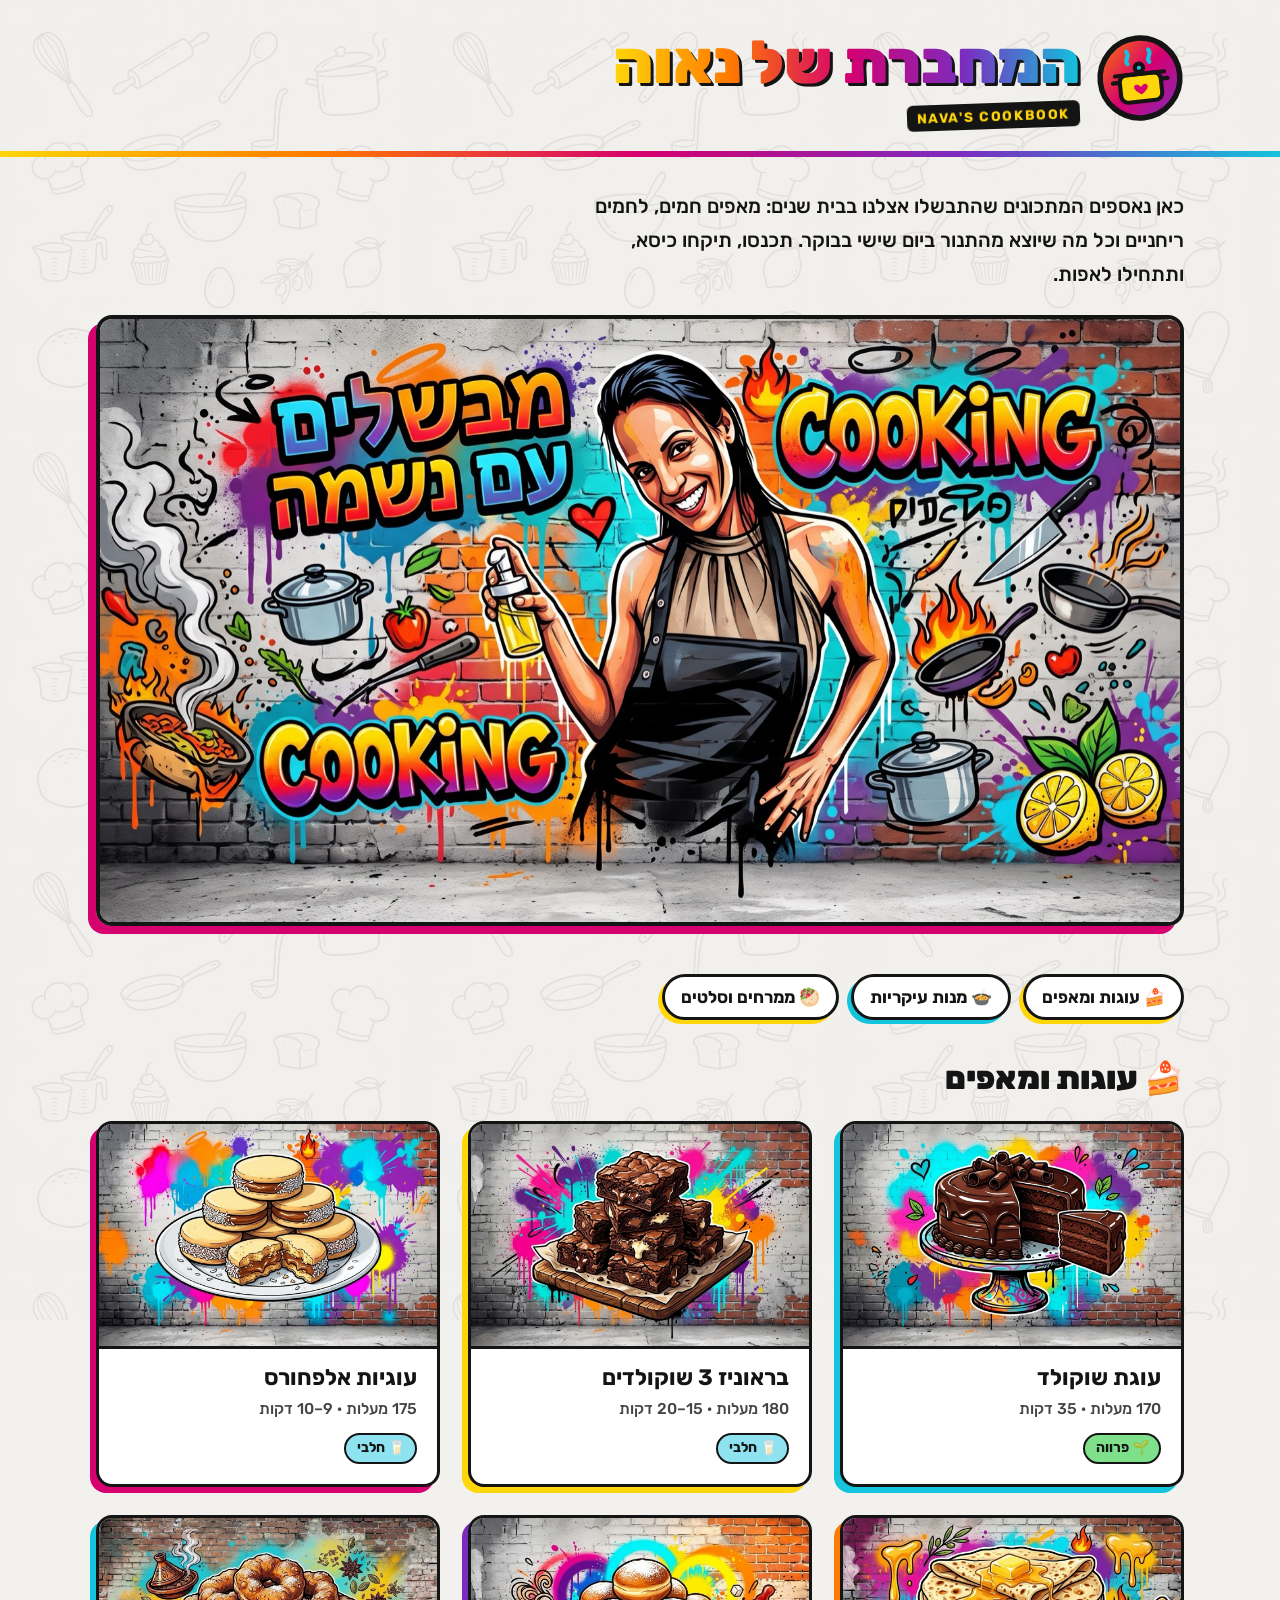
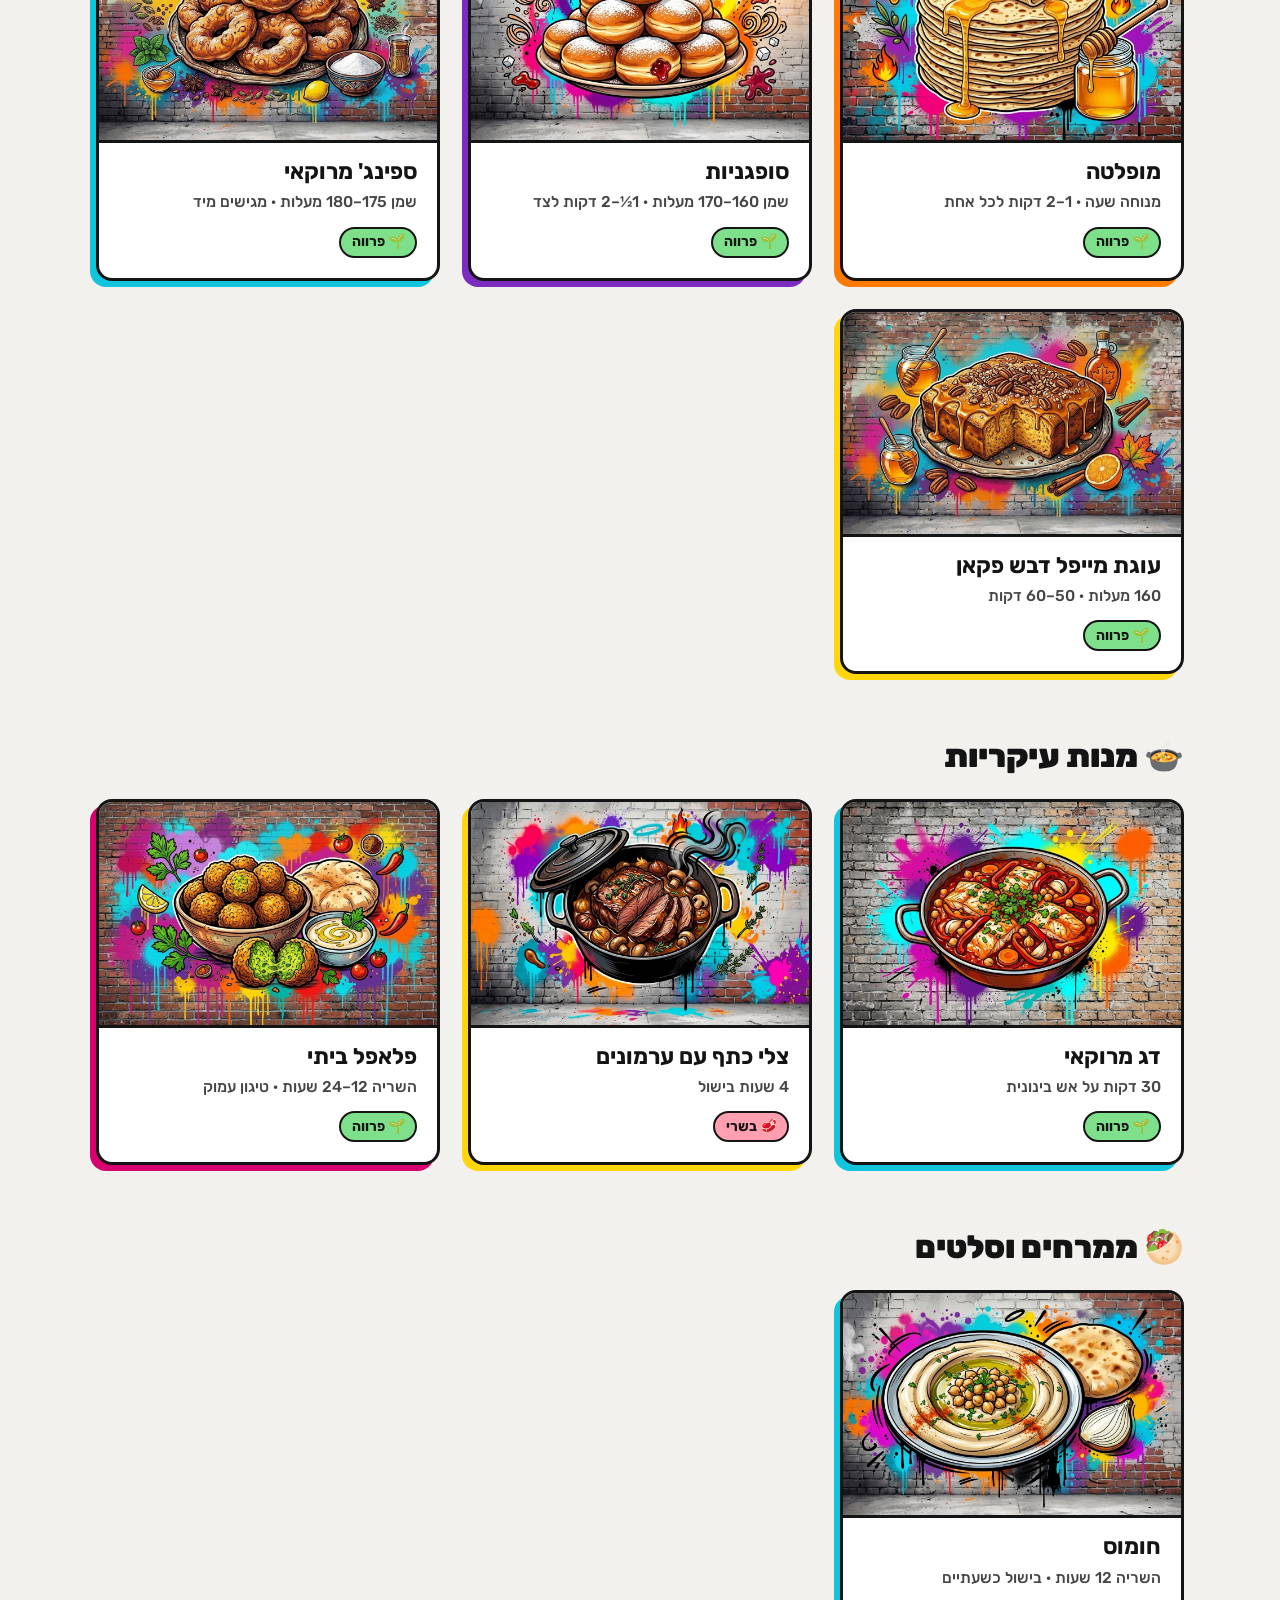
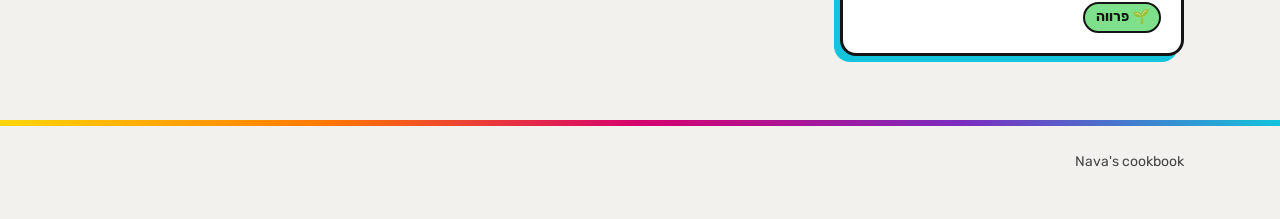
<file: index.html>
<!doctype html>
<html lang="he" dir="rtl">
<head>
  <meta charset="utf-8">
  <meta name="viewport" content="width=device-width, initial-scale=1">
  <title>המחברת של נאוה · Nava's cookbook</title>
  <meta name="description" content="Nava's cookbook – המתכונים של נאוה, מהמחברת אל המסך.">
  <link rel="preconnect" href="https://fonts.googleapis.com">
  <link rel="preconnect" href="https://fonts.gstatic.com" crossorigin>
  <link href="https://fonts.googleapis.com/css2?family=Rubik:wght@400;500;700;900&display=swap" rel="stylesheet">
  <link rel="icon" href="logo.svg" type="image/svg+xml">
  <link rel="apple-touch-icon" href="apple-touch-icon.png">
  <link rel="stylesheet" href="style.css">
</head>
<body>
  <header class="site-header">
    <div class="wrap">
      <a href="index.html">
        <img class="site-logo" src="logo.svg" width="64" height="64" alt="">
        <h1 class="site-title">המחברת של נאוה</h1>
        <p class="site-sub">Nava's cookbook</p>
      </a>
    </div>
  </header>

  <main class="wrap">
    <section class="intro">
      <!-- החליפו בטקסט משלכם -->
      <p>כאן נאספים המתכונים שהתבשלו אצלנו בבית שנים: מאפים חמים, לחמים ריחניים וכל מה שיוצא מהתנור ביום שישי בבוקר. תכנסו, תיקחו כיסא, ותתחילו לאפות.</p>
    </section>

    <figure class="hero">
      <img src="images/hero.jpg" width="1600" height="893" alt="נאוה מבשלת, ציור גרפיטי צבעוני על קיר לבנים">
    </figure>

    <!-- קטגוריה: כדי להוסיף קטגוריה חדשה, מעתיקים בלוק section שלם ומוסיפים קישור בתפריט הקטגוריות -->
    <nav class="cats" aria-label="קטגוריות">
      <a href="#sweets">🍰 עוגות ומאפים</a>
      <a href="#mains">🍲 מנות עיקריות</a>
      <a href="#spreads">🥙 ממרחים וסלטים</a>
    </nav>

    <section class="category" id="sweets" aria-labelledby="sweets-title">
      <h2 class="section-title" id="sweets-title">🍰 עוגות ומאפים</h2>
      <ul class="cards">
        <!-- כרטיס מתכון: העתיקו מכאן -->
        <li>
          <a class="card" href="recipes/chocolate-cake.html">
            <img src="images/recipes/chocolate-cake.jpg" width="1200" height="805" alt="" loading="lazy">
            <div class="card-body">
              <h3>עוגת שוקולד</h3>
              <p>170 מעלות · 35 דקות</p>
              <span class="tag parve">🌱 פרווה</span>
            </div>
          </a>
        </li>
        <!-- כרטיס מתכון: עד כאן -->
        <li>
          <a class="card" href="recipes/brownies.html">
            <img src="images/recipes/brownies.jpg" width="1200" height="805" alt="" loading="lazy">
            <div class="card-body">
              <h3>בראוניז 3 שוקולדים</h3>
              <p>180 מעלות · 15–⁠20 דקות</p>
              <span class="tag dairy">🥛 חלבי</span>
            </div>
          </a>
        </li>
        <li>
          <a class="card" href="recipes/alfajores.html">
            <img src="images/recipes/alfajores.jpg" width="1200" height="805" alt="" loading="lazy">
            <div class="card-body">
              <h3>עוגיות אלפחורס</h3>
              <p>175 מעלות · 9–⁠10 דקות</p>
              <span class="tag dairy">🥛 חלבי</span>
            </div>
          </a>
        </li>
        <li>
          <a class="card" href="recipes/mufleta.html">
            <img src="images/recipes/mufleta.jpg" width="1200" height="805" alt="" loading="lazy">
            <div class="card-body">
              <h3>מופלטה</h3>
              <p>מנוחה שעה · 1–⁠2 דקות לכל אחת</p>
              <span class="tag parve">🌱 פרווה</span>
            </div>
          </a>
        </li>
        <li>
          <a class="card" href="recipes/sufganiyot.html">
            <img src="images/recipes/sufganiyot.jpg" width="1200" height="805" alt="" loading="lazy">
            <div class="card-body">
              <h3>סופגניות</h3>
              <p>שמן 160–⁠170 מעלות · 1½–2 דקות לצד</p>
              <span class="tag parve">🌱 פרווה</span>
            </div>
          </a>
        </li>
        <li>
          <a class="card" href="recipes/sfenj.html">
            <img src="images/recipes/sfenj.jpg" width="1200" height="805" alt="" loading="lazy">
            <div class="card-body">
              <h3>ספינג' מרוקאי</h3>
              <p>שמן 175–⁠180 מעלות · מגישים מיד</p>
              <span class="tag parve">🌱 פרווה</span>
            </div>
          </a>
        </li>
        <li>
          <a class="card" href="recipes/maple-honey-cake.html">
            <img src="images/recipes/maple-honey-cake.jpg" width="1200" height="805" alt="" loading="lazy">
            <div class="card-body">
              <h3>עוגת מייפל דבש פקאן</h3>
              <p>160 מעלות · 50–⁠60 דקות</p>
              <span class="tag parve">🌱 פרווה</span>
            </div>
          </a>
        </li>
      </ul>
    </section>

    <section class="category" id="mains" aria-labelledby="mains-title">
      <h2 class="section-title" id="mains-title">🍲 מנות עיקריות</h2>
      <ul class="cards">
        <li>
          <a class="card" href="recipes/moroccan-fish.html">
            <img src="images/recipes/moroccan-fish.jpg" width="1200" height="805" alt="" loading="lazy">
            <div class="card-body">
              <h3>דג מרוקאי</h3>
              <p>30 דקות על אש בינונית</p>
              <span class="tag parve">🌱 פרווה</span>
            </div>
          </a>
        </li>
        <li>
          <a class="card" href="recipes/chuck-roast-chestnuts.html">
            <img src="images/recipes/chuck-roast-chestnuts.jpg" width="1200" height="805" alt="" loading="lazy">
            <div class="card-body">
              <h3>צלי כתף עם ערמונים</h3>
              <p>4 שעות בישול</p>
              <span class="tag meat">🥩 בשרי</span>
            </div>
          </a>
        </li>
        <li>
          <a class="card" href="recipes/falafel.html">
            <img src="images/recipes/falafel.jpg" width="1200" height="805" alt="" loading="lazy">
            <div class="card-body">
              <h3>פלאפל ביתי</h3>
              <p>השריה 12–⁠24 שעות · טיגון עמוק</p>
              <span class="tag parve">🌱 פרווה</span>
            </div>
          </a>
        </li>
      </ul>
    </section>

    <section class="category" id="spreads" aria-labelledby="spreads-title">
      <h2 class="section-title" id="spreads-title">🥙 ממרחים וסלטים</h2>
      <ul class="cards">
        <li>
          <a class="card" href="recipes/hummus.html">
            <img src="images/recipes/hummus.jpg" width="1200" height="805" alt="" loading="lazy">
            <div class="card-body">
              <h3>חומוס</h3>
              <p>השריה 12 שעות · בישול כשעתיים</p>
              <span class="tag parve">🌱 פרווה</span>
            </div>
          </a>
        </li>
      </ul>
    </section>
  </main>

  <footer class="site-footer">
    <div class="wrap">
      <p>Nava's cookbook</p>
    </div>
  </footer>
</body>
</html>
</file>
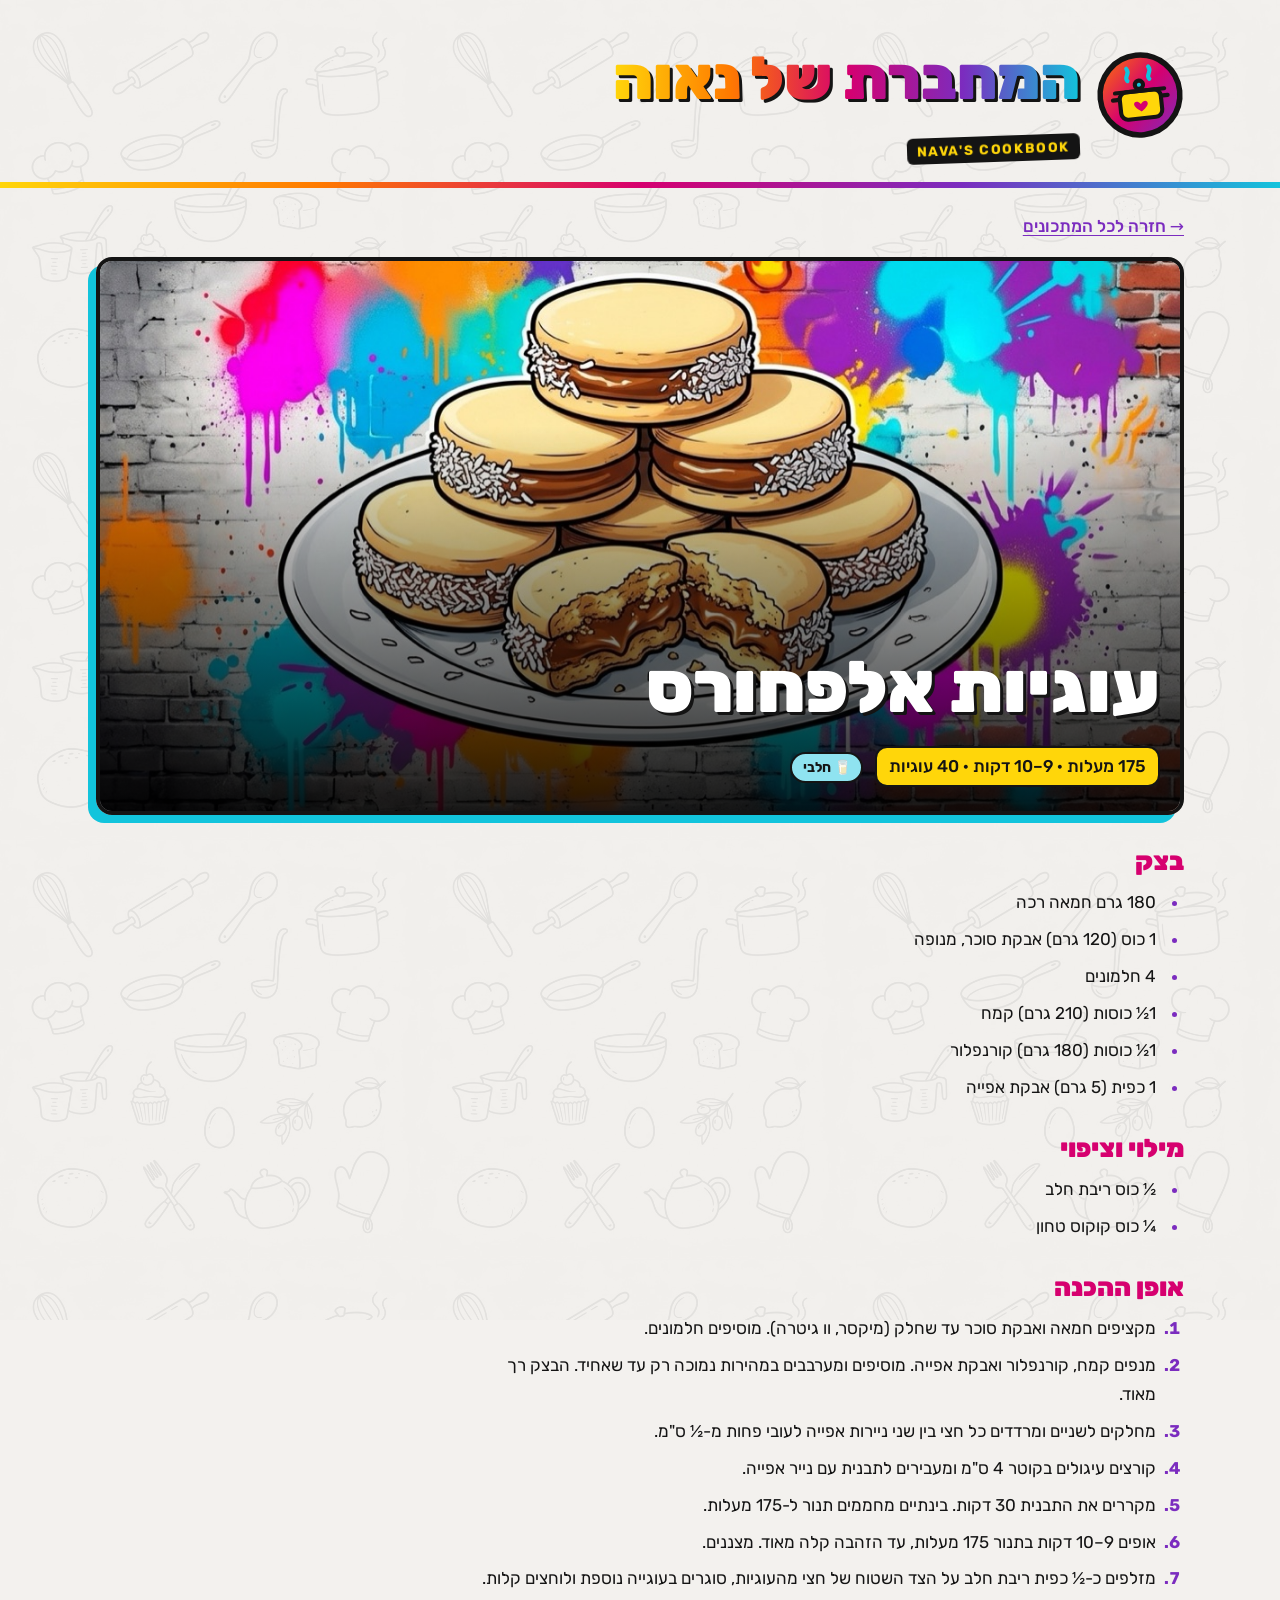
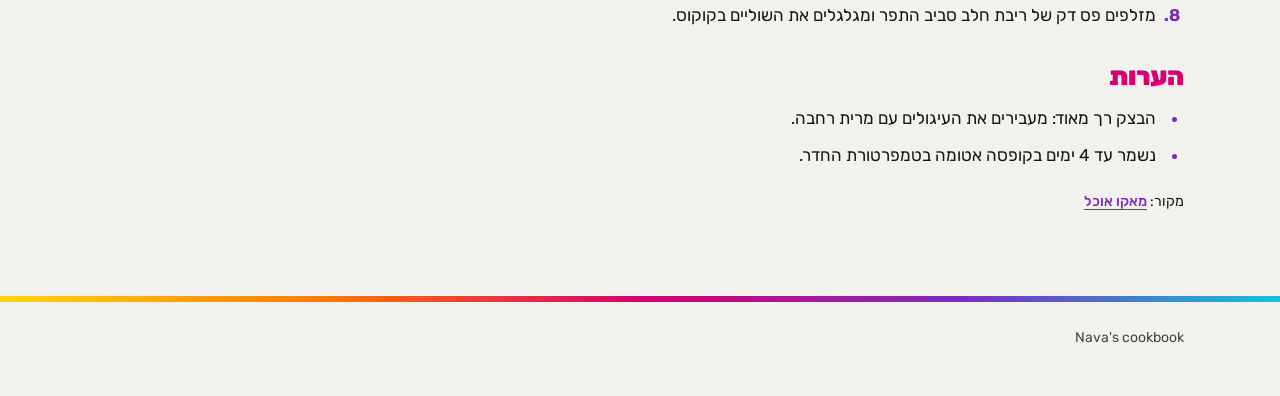
<file: recipes/alfajores.html>
<!doctype html>
<html lang="he" dir="rtl">
<head>
  <meta charset="utf-8">
  <meta name="viewport" content="width=device-width, initial-scale=1">
  <title>עוגיות אלפחורס · המחברת של נאוה</title>
  <link rel="preconnect" href="https://fonts.googleapis.com">
  <link rel="preconnect" href="https://fonts.gstatic.com" crossorigin>
  <link href="https://fonts.googleapis.com/css2?family=Rubik:wght@400;500;700;900&display=swap" rel="stylesheet">
  <link rel="icon" href="../logo.svg" type="image/svg+xml">
  <link rel="apple-touch-icon" href="../apple-touch-icon.png">
  <link rel="stylesheet" href="../style.css">
</head>
<body>
  <header class="site-header">
    <div class="wrap">
      <a href="../index.html">
        <img class="site-logo" src="../logo.svg" width="64" height="64" alt="">
        <p class="site-title">המחברת של נאוה</p>
        <p class="site-sub">Nava's cookbook</p>
      </a>
    </div>
  </header>

  <main class="wrap recipe">
    <a class="back" href="../index.html">&rarr; חזרה לכל המתכונים</a>

    <header class="recipe-hero">
      <img src="../images/recipes/alfajores.jpg" width="1200" height="805" alt="ערימת עוגיות אלפחורס ממולאות ריבת חלב ומגולגלות בקוקוס, ציור גרפיטי צבעוני על קיר לבנים">
      <div class="recipe-hero-text">
        <h1>עוגיות אלפחורס</h1>
        <p>175 מעלות · 9–⁠10 דקות · 40 עוגיות</p>
        <span class="tag dairy">🥛 חלבי</span>
      </div>
    </header>

    <h2>בצק</h2>
    <ul>
      <li>180 גרם חמאה רכה</li>
      <li>1 כוס (120 גרם) אבקת סוכר, מנופה</li>
      <li>4 חלמונים</li>
      <li>1½ כוסות (210 גרם) קמח</li>
      <li>1½ כוסות (180 גרם) קורנפלור</li>
      <li>1 כפית (5 גרם) אבקת אפייה</li>
    </ul>

    <h2>מילוי וציפוי</h2>
    <ul>
      <li>½ כוס ריבת חלב</li>
      <li>¼ כוס קוקוס טחון</li>
    </ul>

    <h2>אופן ההכנה</h2>
    <ol>
      <li>מקציפים חמאה ואבקת סוכר עד שחלק (מיקסר, וו גיטרה). מוסיפים חלמונים.</li>
      <li>מנפים קמח, קורנפלור ואבקת אפייה. מוסיפים ומערבבים במהירות נמוכה רק עד שאחיד. הבצק רך מאוד.</li>
      <li>מחלקים לשניים ומרדדים כל חצי בין שני ניירות אפייה לעובי פחות מ-½ ס"מ.</li>
      <li>קורצים עיגולים בקוטר 4 ס"מ ומעבירים לתבנית עם נייר אפייה.</li>
      <li>מקררים את התבנית 30 דקות. בינתיים מחממים תנור ל-175 מעלות.</li>
      <li>אופים 9–⁠10 דקות בתנור 175 מעלות, עד הזהבה קלה מאוד. מצננים.</li>
      <li>מזלפים כ-½ כפית ריבת חלב על הצד השטוח של חצי מהעוגיות, סוגרים בעוגייה נוספת ולוחצים קלות.</li>
      <li>מזלפים פס דק של ריבת חלב סביב התפר ומגלגלים את השוליים בקוקוס.</li>
    </ol>

    <h2>הערות</h2>
    <ul>
      <li>הבצק רך מאוד: מעבירים את העיגולים עם מרית רחבה.</li>
      <li>נשמר עד 4 ימים בקופסה אטומה בטמפרטורת החדר.</li>
    </ul>

    <p><small>מקור: <a href="https://www.mako.co.il/food-cooking_magazine/sweets/Recipe-d66d041170b9741006.htm">מאקו אוכל</a></small></p>
  </main>

  <footer class="site-footer">
    <div class="wrap">
      <p>Nava's cookbook</p>
    </div>
  </footer>
</body>
</html>
</file>
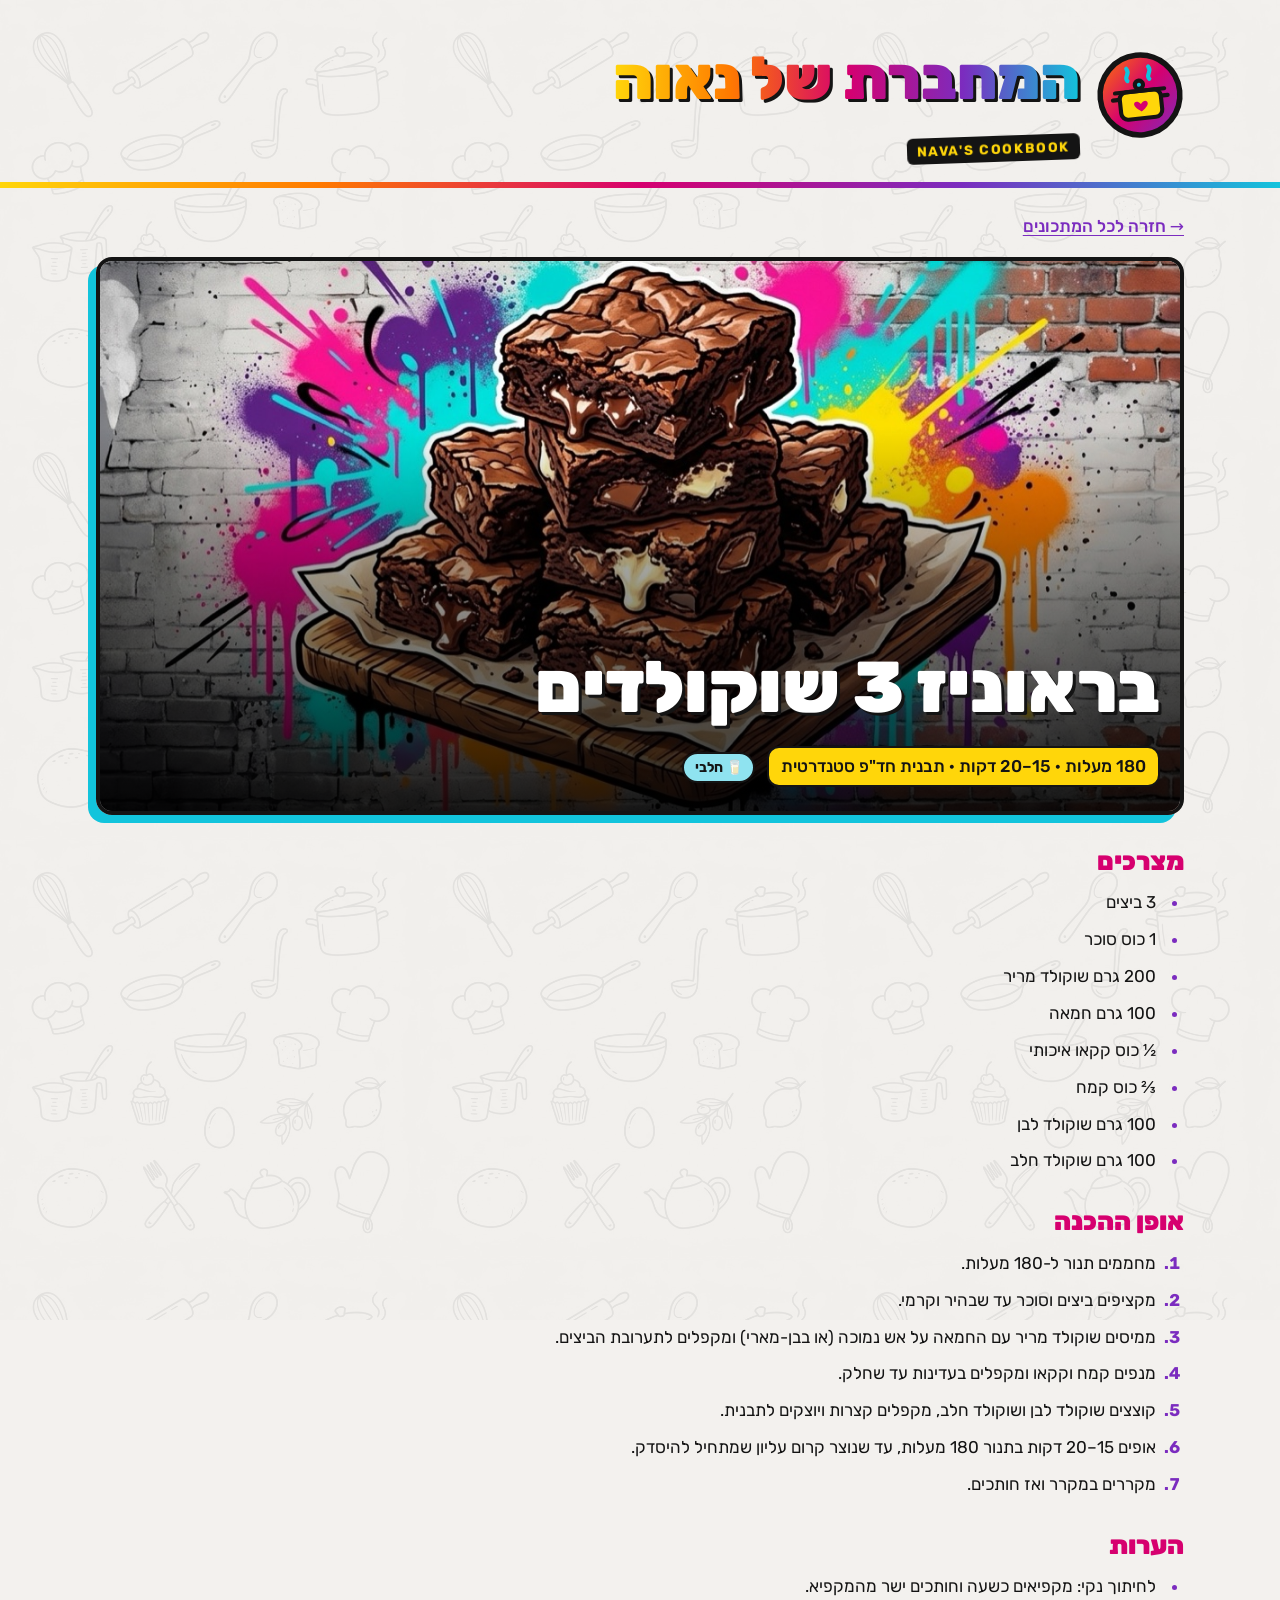
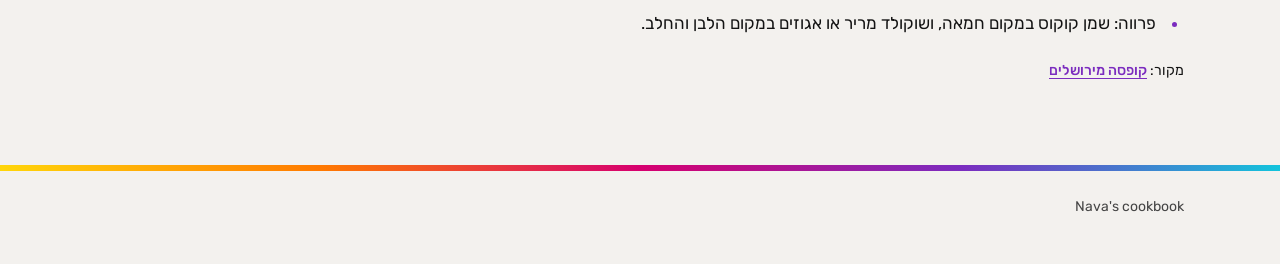
<file: recipes/brownies.html>
<!doctype html>
<html lang="he" dir="rtl">
<head>
  <meta charset="utf-8">
  <meta name="viewport" content="width=device-width, initial-scale=1">
  <title>בראוניז 3 שוקולדים · המחברת של נאוה</title>
  <link rel="preconnect" href="https://fonts.googleapis.com">
  <link rel="preconnect" href="https://fonts.gstatic.com" crossorigin>
  <link href="https://fonts.googleapis.com/css2?family=Rubik:wght@400;500;700;900&display=swap" rel="stylesheet">
  <link rel="icon" href="../logo.svg" type="image/svg+xml">
  <link rel="apple-touch-icon" href="../apple-touch-icon.png">
  <link rel="stylesheet" href="../style.css">
</head>
<body>
  <header class="site-header">
    <div class="wrap">
      <a href="../index.html">
        <img class="site-logo" src="../logo.svg" width="64" height="64" alt="">
        <p class="site-title">המחברת של נאוה</p>
        <p class="site-sub">Nava's cookbook</p>
      </a>
    </div>
  </header>

  <main class="wrap recipe">
    <a class="back" href="../index.html">&rarr; חזרה לכל המתכונים</a>

    <header class="recipe-hero">
      <img src="../images/recipes/brownies.jpg" width="1200" height="805" alt="ערימת ריבועי בראוניז עם נתחי שוקולד מריר, חלב ולבן נמסים, ציור גרפיטי צבעוני על קיר לבנים">
      <div class="recipe-hero-text">
        <h1>בראוניז 3 שוקולדים</h1>
        <p>180 מעלות · 15–⁠20 דקות · תבנית חד"פ סטנדרטית</p>
        <span class="tag dairy">🥛 חלבי</span>
      </div>
    </header>

    <h2>מצרכים</h2>
    <ul>
      <li>3 ביצים</li>
      <li>1 כוס סוכר</li>
      <li>200 גרם שוקולד מריר</li>
      <li>100 גרם חמאה</li>
      <li>½ כוס קקאו איכותי</li>
      <li>⅔ כוס קמח</li>
      <li>100 גרם שוקולד לבן</li>
      <li>100 גרם שוקולד חלב</li>
    </ul>

    <h2>אופן ההכנה</h2>
    <ol>
      <li>מחממים תנור ל-180 מעלות.</li>
      <li>מקציפים ביצים וסוכר עד שבהיר וקרמי.</li>
      <li>ממיסים שוקולד מריר עם החמאה על אש נמוכה (או בבן-מארי) ומקפלים לתערובת הביצים.</li>
      <li>מנפים קמח וקקאו ומקפלים בעדינות עד שחלק.</li>
      <li>קוצצים שוקולד לבן ושוקולד חלב, מקפלים קצרות ויוצקים לתבנית.</li>
      <li>אופים 15–⁠20 דקות בתנור 180 מעלות, עד שנוצר קרום עליון שמתחיל להיסדק.</li>
      <li>מקררים במקרר ואז חותכים.</li>
    </ol>

    <h2>הערות</h2>
    <ul>
      <li>לחיתוך נקי: מקפיאים כשעה וחותכים ישר מהמקפיא.</li>
      <li>פרווה: שמן קוקוס במקום חמאה, ושוקולד מריר או אגוזים במקום הלבן והחלב.</li>
    </ul>

    <p><small>מקור: <a href="https://boxfromjerus.co.il/%D7%91%D7%A8%D7%90%D7%95%D7%A0%D7%99%D7%96-3-%D7%A9%D7%95%D7%A7%D7%95%D7%9C%D7%93%D7%99%D7%9D-%D7%9E%D7%98%D7%A8%D7%99%D7%A3/">קופסה מירושלים</a></small></p>
  </main>

  <footer class="site-footer">
    <div class="wrap">
      <p>Nava's cookbook</p>
    </div>
  </footer>
</body>
</html>
</file>
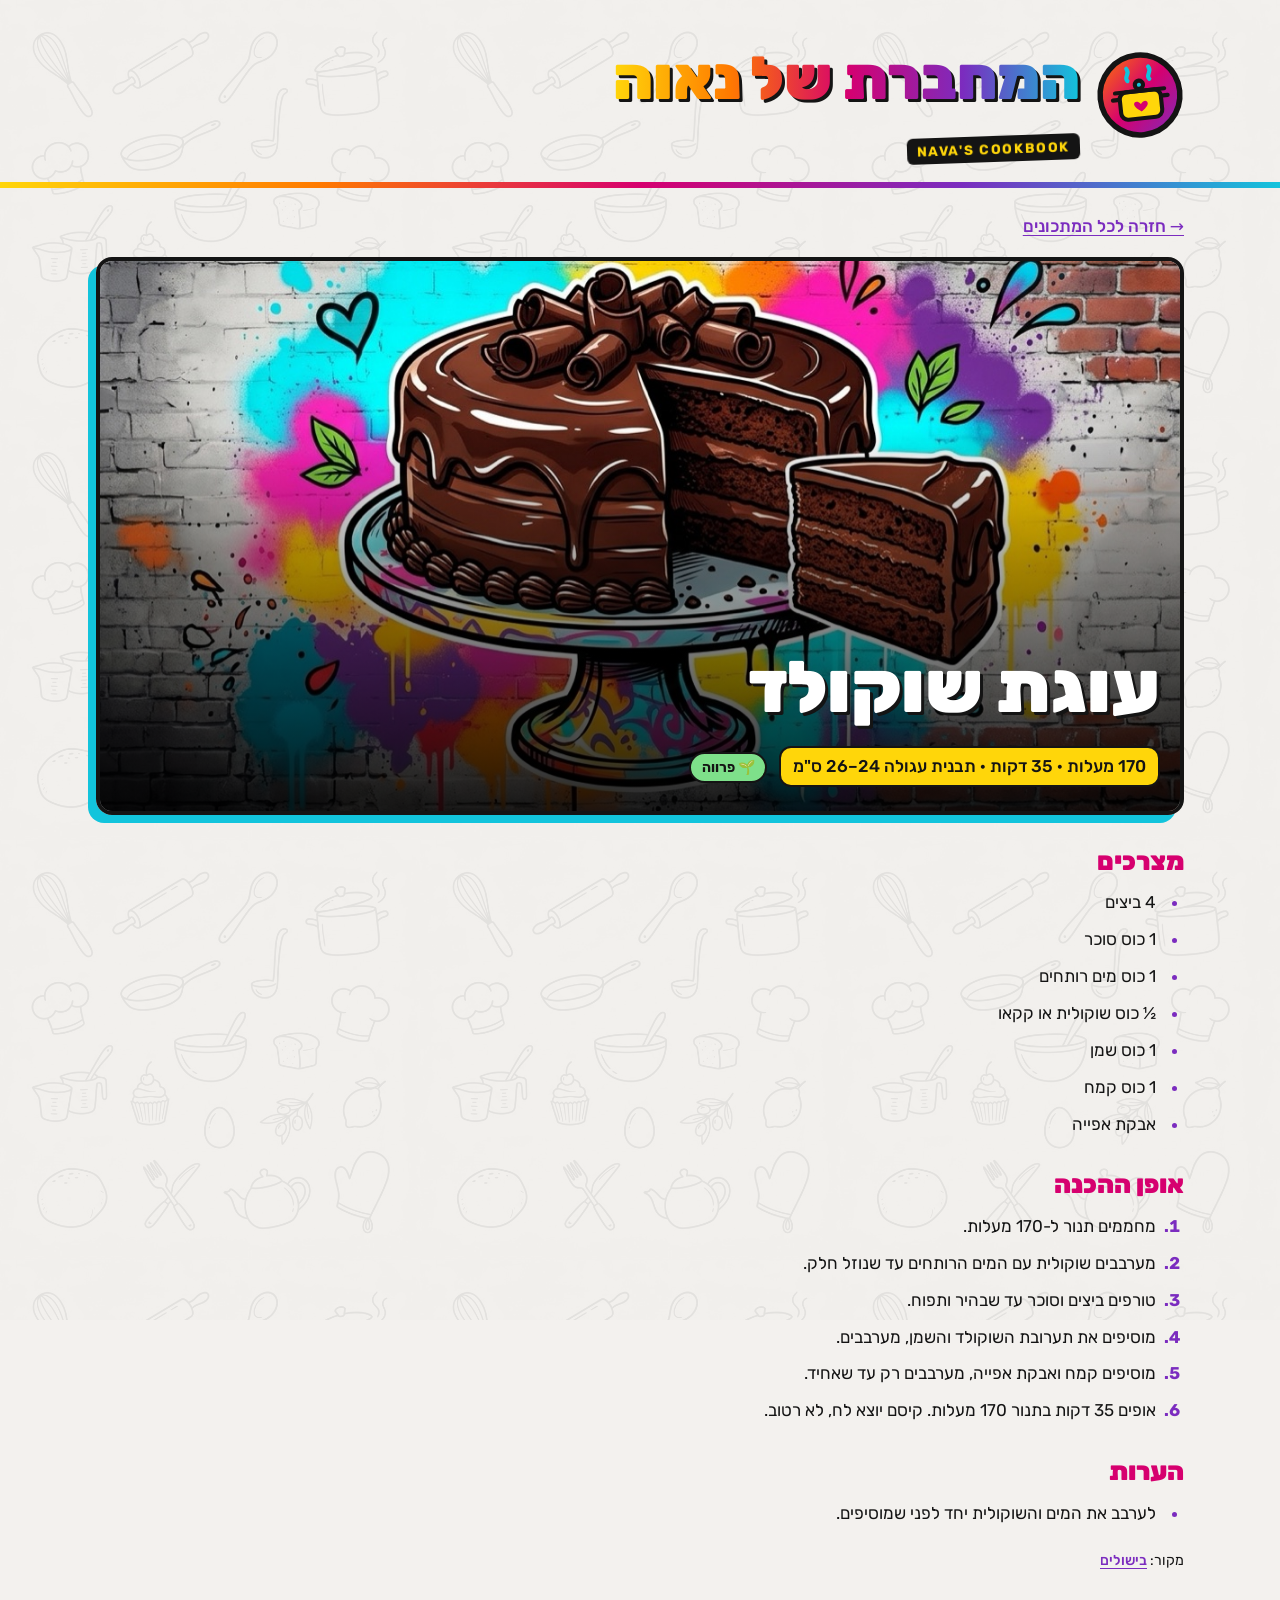
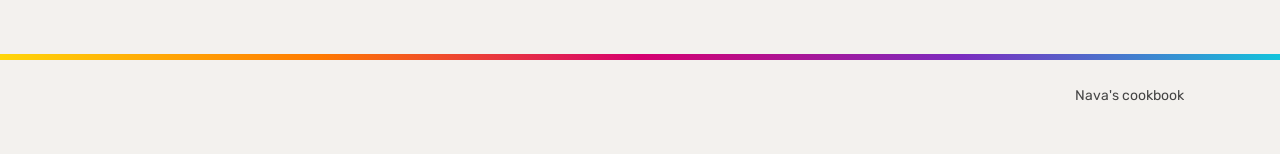
<file: recipes/chocolate-cake.html>
<!doctype html>
<html lang="he" dir="rtl">
<head>
  <meta charset="utf-8">
  <meta name="viewport" content="width=device-width, initial-scale=1">
  <title>עוגת שוקולד · המחברת של נאוה</title>
  <link rel="preconnect" href="https://fonts.googleapis.com">
  <link rel="preconnect" href="https://fonts.gstatic.com" crossorigin>
  <link href="https://fonts.googleapis.com/css2?family=Rubik:wght@400;500;700;900&display=swap" rel="stylesheet">
  <link rel="icon" href="../logo.svg" type="image/svg+xml">
  <link rel="apple-touch-icon" href="../apple-touch-icon.png">
  <link rel="stylesheet" href="../style.css">
</head>
<body>
  <header class="site-header">
    <div class="wrap">
      <a href="../index.html">
        <img class="site-logo" src="../logo.svg" width="64" height="64" alt="">
        <p class="site-title">המחברת של נאוה</p>
        <p class="site-sub">Nava's cookbook</p>
      </a>
    </div>
  </header>

  <main class="wrap recipe">
    <a class="back" href="../index.html">&rarr; חזרה לכל המתכונים</a>

    <header class="recipe-hero">
      <img src="../images/recipes/chocolate-cake.jpg" width="1200" height="805" alt="עוגת שוקולד בשכבות עם ציפוי שוקולד מבריק ופרוסה חתוכה, ציור גרפיטי צבעוני על קיר לבנים">
      <div class="recipe-hero-text">
        <h1>עוגת שוקולד</h1>
        <p>170 מעלות · 35 דקות · תבנית עגולה 24–⁠26 ס"מ</p>
        <span class="tag parve">🌱 פרווה</span>
      </div>
    </header>

    <h2>מצרכים</h2>
    <ul>
      <li>4 ביצים</li>
      <li>1 כוס סוכר</li>
      <li>1 כוס מים רותחים</li>
      <li>½ כוס שוקולית או קקאו</li>
      <li>1 כוס שמן</li>
      <li>1 כוס קמח</li>
      <li>אבקת אפייה</li>
    </ul>

    <h2>אופן ההכנה</h2>
    <ol>
      <li>מחממים תנור ל-170 מעלות.</li>
      <li>מערבבים שוקולית עם המים הרותחים עד שנוזל חלק.</li>
      <li>טורפים ביצים וסוכר עד שבהיר ותפוח.</li>
      <li>מוסיפים את תערובת השוקולד והשמן, מערבבים.</li>
      <li>מוסיפים קמח ואבקת אפייה, מערבבים רק עד שאחיד.</li>
      <li>אופים 35 דקות בתנור 170 מעלות. קיסם יוצא לח, לא רטוב.</li>
    </ol>

    <h2>הערות</h2>
    <ul>
      <li>לערבב את המים והשוקולית יחד לפני שמוסיפים.</li>
    </ul>

    <p><small>מקור: <a href="https://www.bishulim.co.il/%D7%9E%D7%AA%D7%9B%D7%95%D7%9F/%D7%A2%D7%95%D7%92%D7%AA-%D7%A9%D7%95%D7%A7%D7%95%D7%9C%D7%93-%D7%A0%D7%99%D7%9E%D7%95%D7%97%D7%94-%D7%A2%D7%9D-%D7%A4%D7%95%D7%93%D7%99%D7%A0%D7%92-%D7%A9%D7%95%D7%A7%D7%95%D7%9C%D7%93">בישולים</a></small></p>
  </main>

  <footer class="site-footer">
    <div class="wrap">
      <p>Nava's cookbook</p>
    </div>
  </footer>
</body>
</html>
</file>
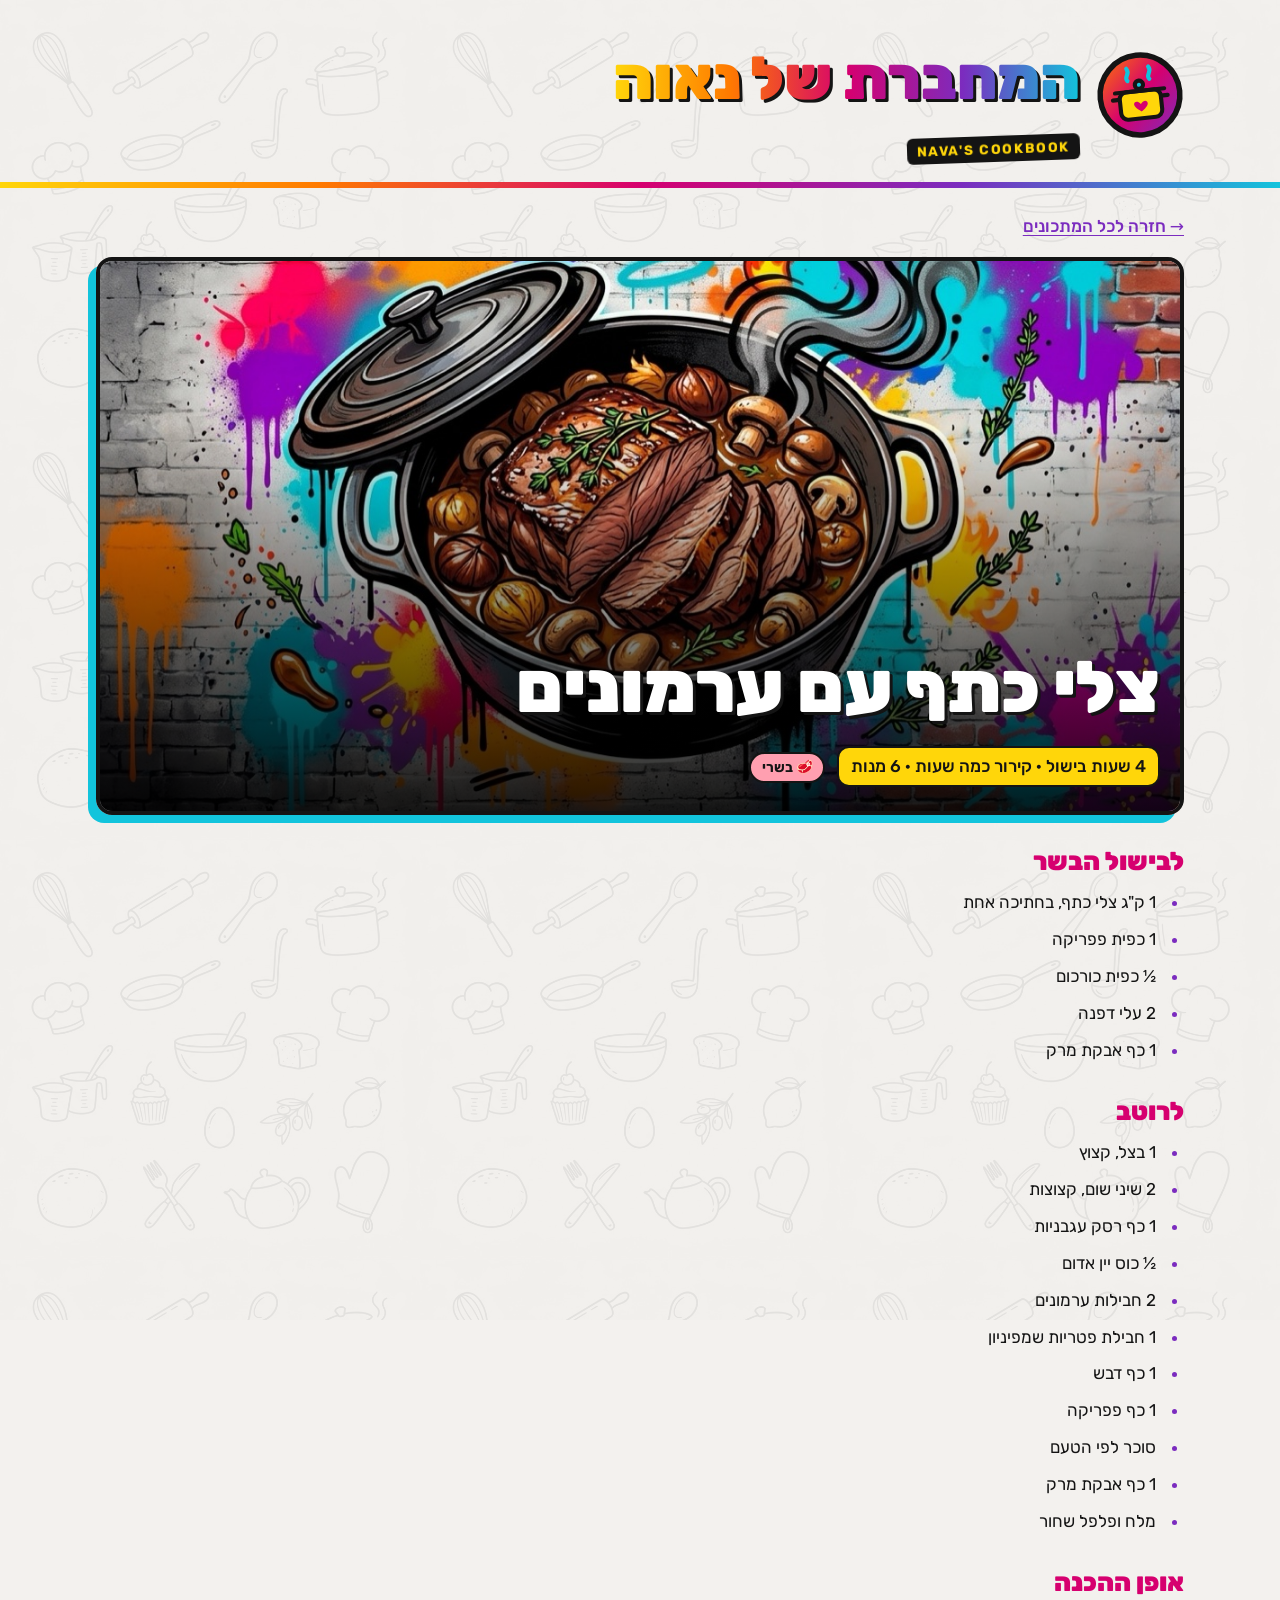
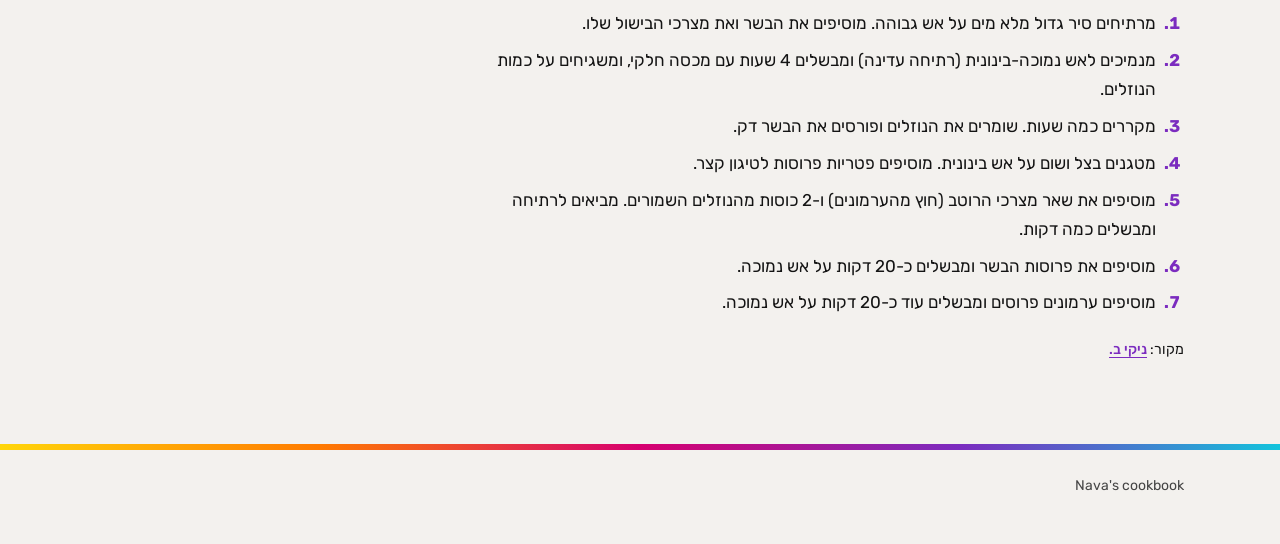
<file: recipes/chuck-roast-chestnuts.html>
<!doctype html>
<html lang="he" dir="rtl">
<head>
  <meta charset="utf-8">
  <meta name="viewport" content="width=device-width, initial-scale=1">
  <title>צלי כתף עם ערמונים · המחברת של נאוה</title>
  <link rel="preconnect" href="https://fonts.googleapis.com">
  <link rel="preconnect" href="https://fonts.gstatic.com" crossorigin>
  <link href="https://fonts.googleapis.com/css2?family=Rubik:wght@400;500;700;900&display=swap" rel="stylesheet">
  <link rel="icon" href="../logo.svg" type="image/svg+xml">
  <link rel="apple-touch-icon" href="../apple-touch-icon.png">
  <link rel="stylesheet" href="../style.css">
</head>
<body>
  <header class="site-header">
    <div class="wrap">
      <a href="../index.html">
        <img class="site-logo" src="../logo.svg" width="64" height="64" alt="">
        <p class="site-title">המחברת של נאוה</p>
        <p class="site-sub">Nava's cookbook</p>
      </a>
    </div>
  </header>

  <main class="wrap recipe">
    <a class="back" href="../index.html">&rarr; חזרה לכל המתכונים</a>

    <header class="recipe-hero">
      <img src="../images/recipes/chuck-roast-chestnuts.jpg" width="1200" height="805" alt="סיר ברזל יצוק עם צלי כתף פרוס, ערמונים ופטריות ברוטב כהה, ציור גרפיטי צבעוני על קיר לבנים">
      <div class="recipe-hero-text">
        <h1>צלי כתף עם ערמונים</h1>
        <p>4 שעות בישול · קירור כמה שעות · 6 מנות</p>
        <span class="tag meat">🥩 בשרי</span>
      </div>
    </header>

    <h2>לבישול הבשר</h2>
    <ul>
      <li>1 ק"ג צלי כתף, בחתיכה אחת</li>
      <li>1 כפית פפריקה</li>
      <li>½ כפית כורכום</li>
      <li>2 עלי דפנה</li>
      <li>1 כף אבקת מרק</li>
    </ul>

    <h2>לרוטב</h2>
    <ul>
      <li>1 בצל, קצוץ</li>
      <li>2 שיני שום, קצוצות</li>
      <li>1 כף רסק עגבניות</li>
      <li>½ כוס יין אדום</li>
      <li>2 חבילות ערמונים</li>
      <li>1 חבילת פטריות שמפיניון</li>
      <li>1 כף דבש</li>
      <li>1 כף פפריקה</li>
      <li>סוכר לפי הטעם</li>
      <li>1 כף אבקת מרק</li>
      <li>מלח ופלפל שחור</li>
    </ul>

    <h2>אופן ההכנה</h2>
    <ol>
      <li>מרתיחים סיר גדול מלא מים על אש גבוהה. מוסיפים את הבשר ואת מצרכי הבישול שלו.</li>
      <li>מנמיכים לאש נמוכה-בינונית (רתיחה עדינה) ומבשלים 4 שעות עם מכסה חלקי, ומשגיחים על כמות הנוזלים.</li>
      <li>מקררים כמה שעות. שומרים את הנוזלים ופורסים את הבשר דק.</li>
      <li>מטגנים בצל ושום על אש בינונית. מוסיפים פטריות פרוסות לטיגון קצר.</li>
      <li>מוסיפים את שאר מצרכי הרוטב (חוץ מהערמונים) ו-2 כוסות מהנוזלים השמורים. מביאים לרתיחה ומבשלים כמה דקות.</li>
      <li>מוסיפים את פרוסות הבשר ומבשלים כ-20 דקות על אש נמוכה.</li>
      <li>מוסיפים ערמונים פרוסים ומבשלים עוד כ-20 דקות על אש נמוכה.</li>
    </ol>

    <p><small>מקור: <a href="https://www.nikib.co.il/main-course/beef/47732/">ניקי ב.</a></small></p>
  </main>

  <footer class="site-footer">
    <div class="wrap">
      <p>Nava's cookbook</p>
    </div>
  </footer>
</body>
</html>
</file>
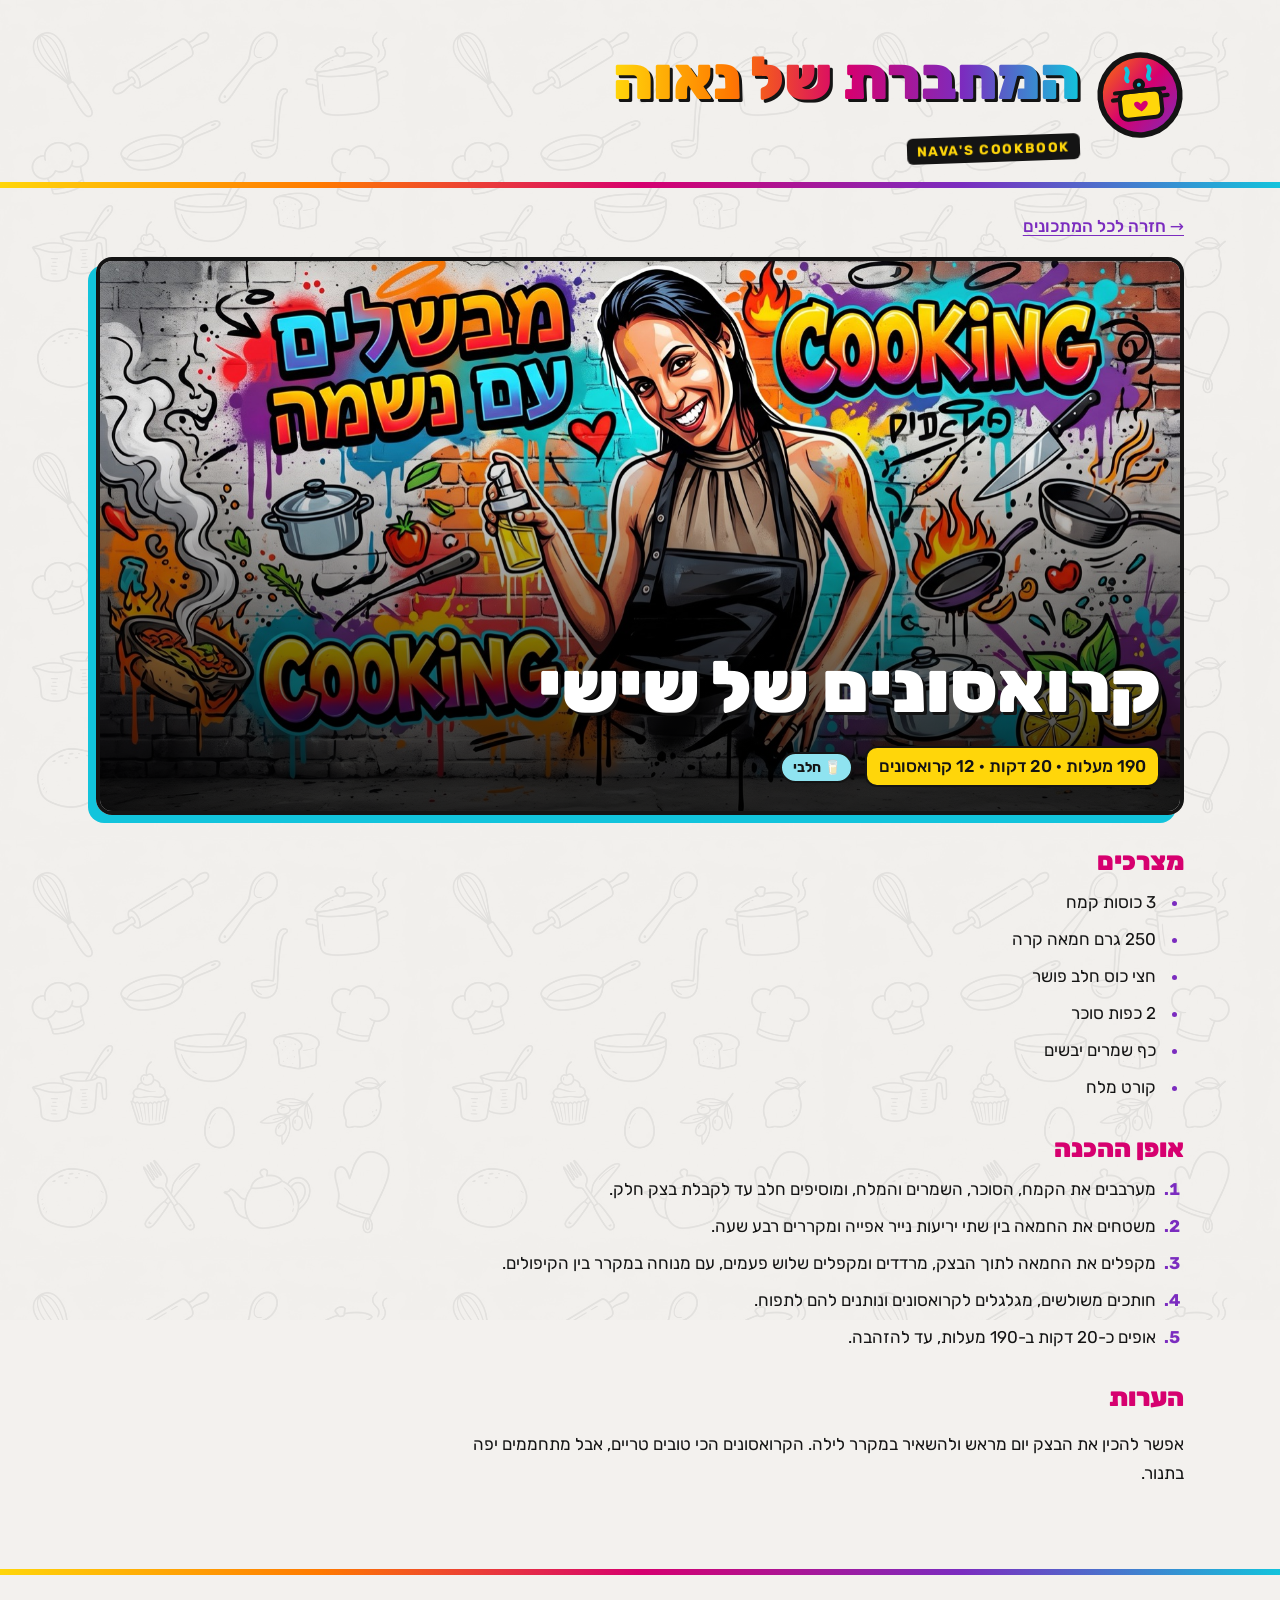
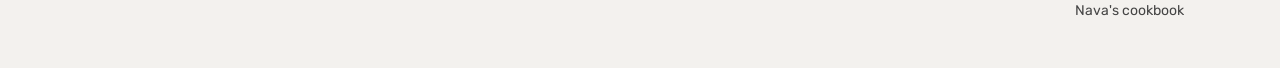
<file: recipes/example.html>
<!doctype html>
<html lang="he" dir="rtl">
<head>
  <meta charset="utf-8">
  <meta name="viewport" content="width=device-width, initial-scale=1">
  <!-- החליפו את שם המתכון בכותרת הדף -->
  <title>שם המתכון · המחברת של נאוה</title>
  <link rel="preconnect" href="https://fonts.googleapis.com">
  <link rel="preconnect" href="https://fonts.gstatic.com" crossorigin>
  <link href="https://fonts.googleapis.com/css2?family=Rubik:wght@400;500;700;900&display=swap" rel="stylesheet">
  <!-- שימו לב: הנתיבים כאן מתחילים ב-../ כי הדף נמצא בתיקיית recipes -->
  <link rel="icon" href="../logo.svg" type="image/svg+xml">
  <link rel="apple-touch-icon" href="../apple-touch-icon.png">
  <link rel="stylesheet" href="../style.css">
</head>
<body>
  <header class="site-header">
    <div class="wrap">
      <a href="../index.html">
        <img class="site-logo" src="../logo.svg" width="64" height="64" alt="">
        <p class="site-title">המחברת של נאוה</p>
        <p class="site-sub">Nava's cookbook</p>
      </a>
    </div>
  </header>

  <main class="wrap recipe">
    <a class="back" href="../index.html">&rarr; חזרה לכל המתכונים</a>

    <!-- כותרת המתכון: תמונה ברקע, ומעליה שם המתכון, זמנים/חום ותווית כשרות (parve / dairy / meat) -->
    <header class="recipe-hero">
      <!-- תמונה: שימו קובץ בתיקיית images/recipes והחליפו את הנתיב ואת הטקסט החלופי (alt) -->
      <img src="../images/hero.jpg" width="1600" height="893" alt="נאוה מבשלת, ציור גרפיטי צבעוני על קיר לבנים">
      <div class="recipe-hero-text">
        <h1>קרואסונים של שישי</h1>
        <p>190 מעלות · 20 דקות · 12 קרואסונים</p>
        <span class="tag dairy">🥛 חלבי</span>
      </div>
    </header>

    <h2>מצרכים</h2>
    <!-- כל מצרך בשורה נפרדת (li) -->
    <ul>
      <li>3 כוסות קמח</li>
      <li>250 גרם חמאה קרה</li>
      <li>חצי כוס חלב פושר</li>
      <li>2 כפות סוכר</li>
      <li>כף שמרים יבשים</li>
      <li>קורט מלח</li>
    </ul>

    <h2>אופן ההכנה</h2>
    <!-- כל שלב בשורה נפרדת (li); המספור אוטומטי -->
    <ol>
      <li>מערבבים את הקמח, הסוכר, השמרים והמלח, ומוסיפים חלב עד לקבלת בצק חלק.</li>
      <li>משטחים את החמאה בין שתי יריעות נייר אפייה ומקררים רבע שעה.</li>
      <li>מקפלים את החמאה לתוך הבצק, מרדדים ומקפלים שלוש פעמים, עם מנוחה במקרר בין הקיפולים.</li>
      <li>חותכים משולשים, מגלגלים לקרואסונים ונותנים להם לתפוח.</li>
      <li>אופים כ-20 דקות ב-190 מעלות, עד להזהבה.</li>
    </ol>

    <h2>הערות</h2>
    <!-- טיפים, תחליפים, זמני הכנה. אפשר למחוק את הסעיף אם אין הערות -->
    <p>אפשר להכין את הבצק יום מראש ולהשאיר במקרר לילה. הקרואסונים הכי טובים טריים, אבל מתחממים יפה בתנור.</p>
  </main>

  <footer class="site-footer">
    <div class="wrap">
      <!-- אם החלפתם את התמונה, עדכנו כאן את שם הצלם והקישור -->
      <p>Nava's cookbook</p>
    </div>
  </footer>
</body>
</html>
</file>
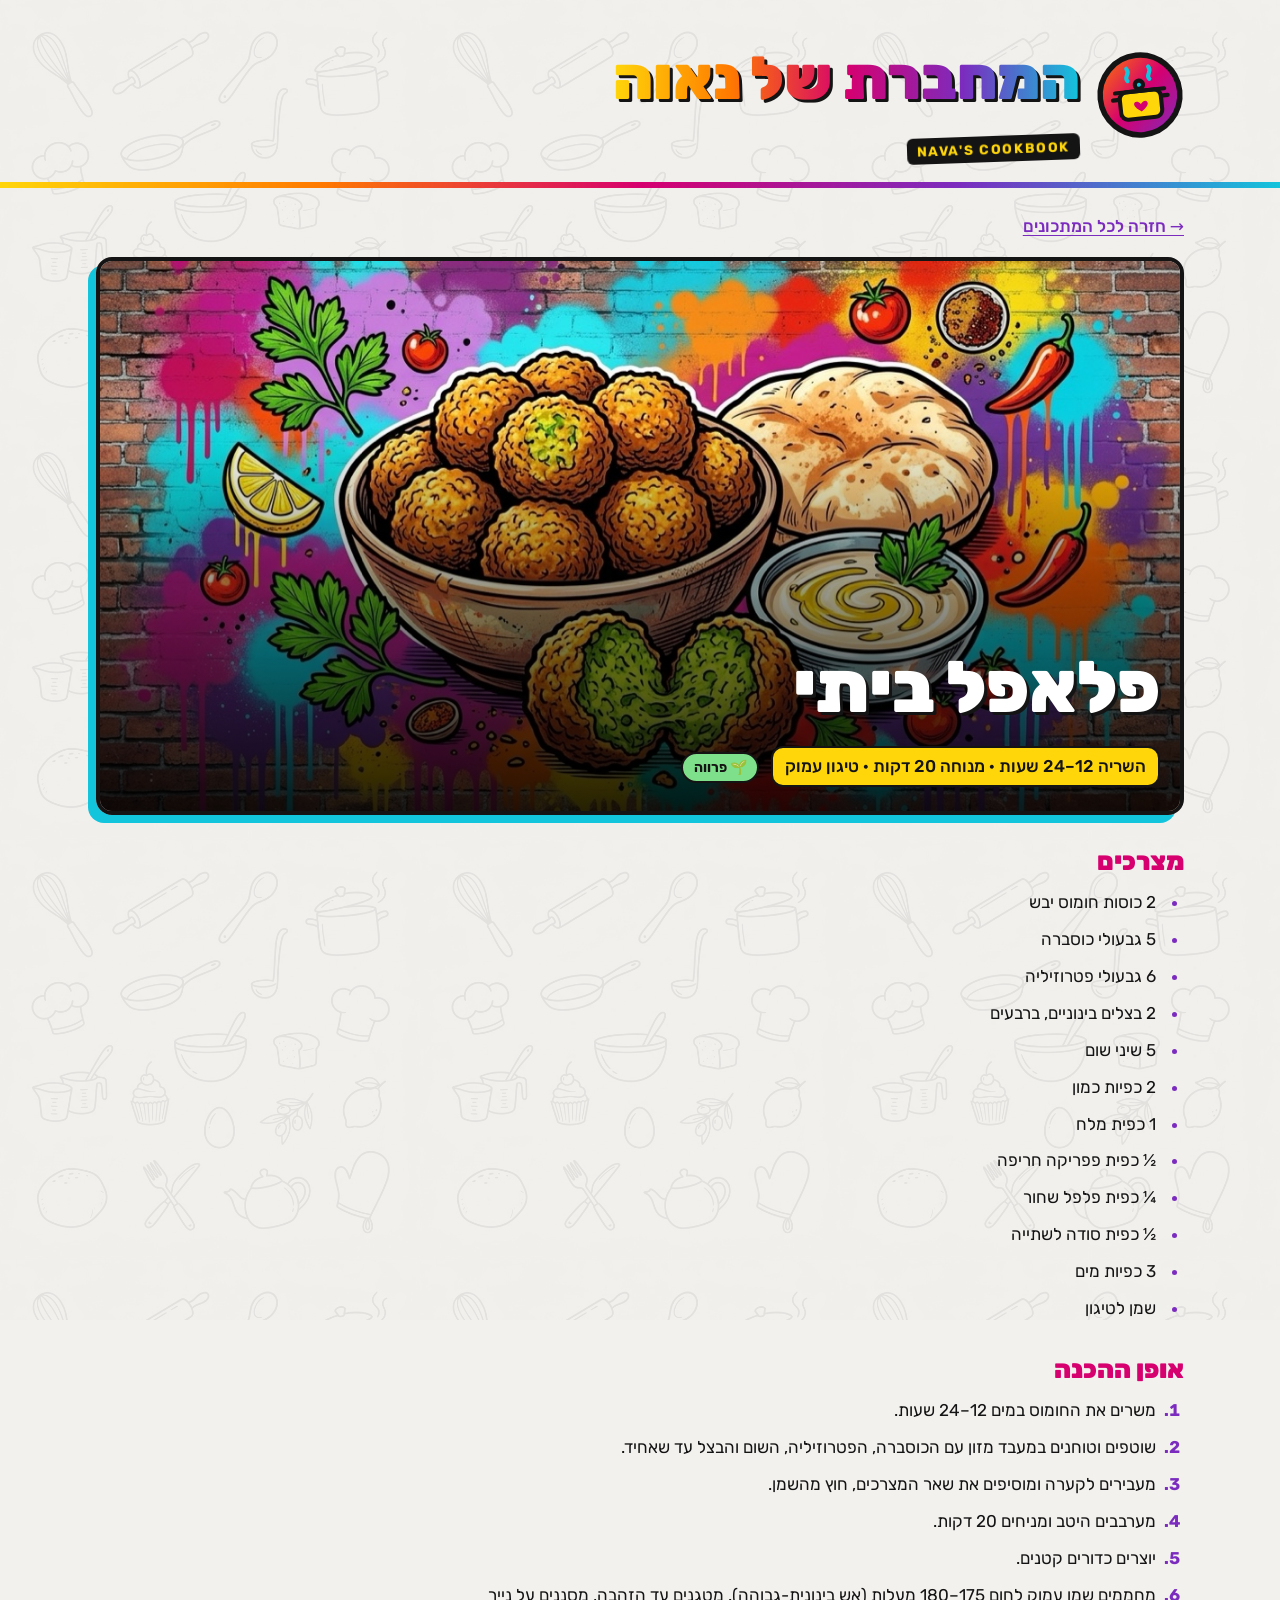
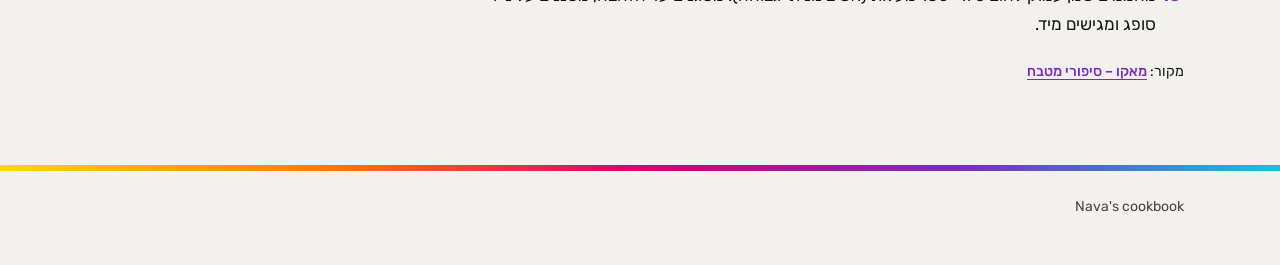
<file: recipes/falafel.html>
<!doctype html>
<html lang="he" dir="rtl">
<head>
  <meta charset="utf-8">
  <meta name="viewport" content="width=device-width, initial-scale=1">
  <title>פלאפל ביתי · המחברת של נאוה</title>
  <link rel="preconnect" href="https://fonts.googleapis.com">
  <link rel="preconnect" href="https://fonts.gstatic.com" crossorigin>
  <link href="https://fonts.googleapis.com/css2?family=Rubik:wght@400;500;700;900&display=swap" rel="stylesheet">
  <link rel="icon" href="../logo.svg" type="image/svg+xml">
  <link rel="apple-touch-icon" href="../apple-touch-icon.png">
  <link rel="stylesheet" href="../style.css">
</head>
<body>
  <header class="site-header">
    <div class="wrap">
      <a href="../index.html">
        <img class="site-logo" src="../logo.svg" width="64" height="64" alt="">
        <p class="site-title">המחברת של נאוה</p>
        <p class="site-sub">Nava's cookbook</p>
      </a>
    </div>
  </header>

  <main class="wrap recipe">
    <a class="back" href="../index.html">&rarr; חזרה לכל המתכונים</a>

    <header class="recipe-hero">
      <img src="../images/recipes/falafel.jpg" width="1200" height="805" alt="קערת כדורי פלאפל זהובים, אחד חצוי עם פנים ירוק, לצד פיתה וטחינה, ציור גרפיטי צבעוני על קיר לבנים">
      <div class="recipe-hero-text">
        <h1>פלאפל ביתי</h1>
        <p>השריה 12–⁠24 שעות · מנוחה 20 דקות · טיגון עמוק</p>
        <span class="tag parve">🌱 פרווה</span>
      </div>
    </header>

    <h2>מצרכים</h2>
    <ul>
      <li>2 כוסות חומוס יבש</li>
      <li>5 גבעולי כוסברה</li>
      <li>6 גבעולי פטרוזיליה</li>
      <li>2 בצלים בינוניים, ברבעים</li>
      <li>5 שיני שום</li>
      <li>2 כפיות כמון</li>
      <li>1 כפית מלח</li>
      <li>½ כפית פפריקה חריפה</li>
      <li>¼ כפית פלפל שחור</li>
      <li>½ כפית סודה לשתייה</li>
      <li>3 כפיות מים</li>
      <li>שמן לטיגון</li>
    </ul>

    <h2>אופן ההכנה</h2>
    <ol>
      <li>משרים את החומוס במים 12–⁠24 שעות.</li>
      <li>שוטפים וטוחנים במעבד מזון עם הכוסברה, הפטרוזיליה, השום והבצל עד שאחיד.</li>
      <li>מעבירים לקערה ומוסיפים את שאר המצרכים, חוץ מהשמן.</li>
      <li>מערבבים היטב ומניחים 20 דקות.</li>
      <li>יוצרים כדורים קטנים.</li>
      <li>מחממים שמן עמוק לחום 175–⁠180 מעלות (אש בינונית-גבוהה). מטגנים עד הזהבה, מסננים על נייר סופג ומגישים מיד.</li>
    </ol>

    <p><small>מקור: <a href="https://www.mako.co.il/food-cooking-with-keshet/kitchen-stories/Recipe-022a0b976576f51006.htm">מאקו – סיפורי מטבח</a></small></p>
  </main>

  <footer class="site-footer">
    <div class="wrap">
      <p>Nava's cookbook</p>
    </div>
  </footer>
</body>
</html>
</file>
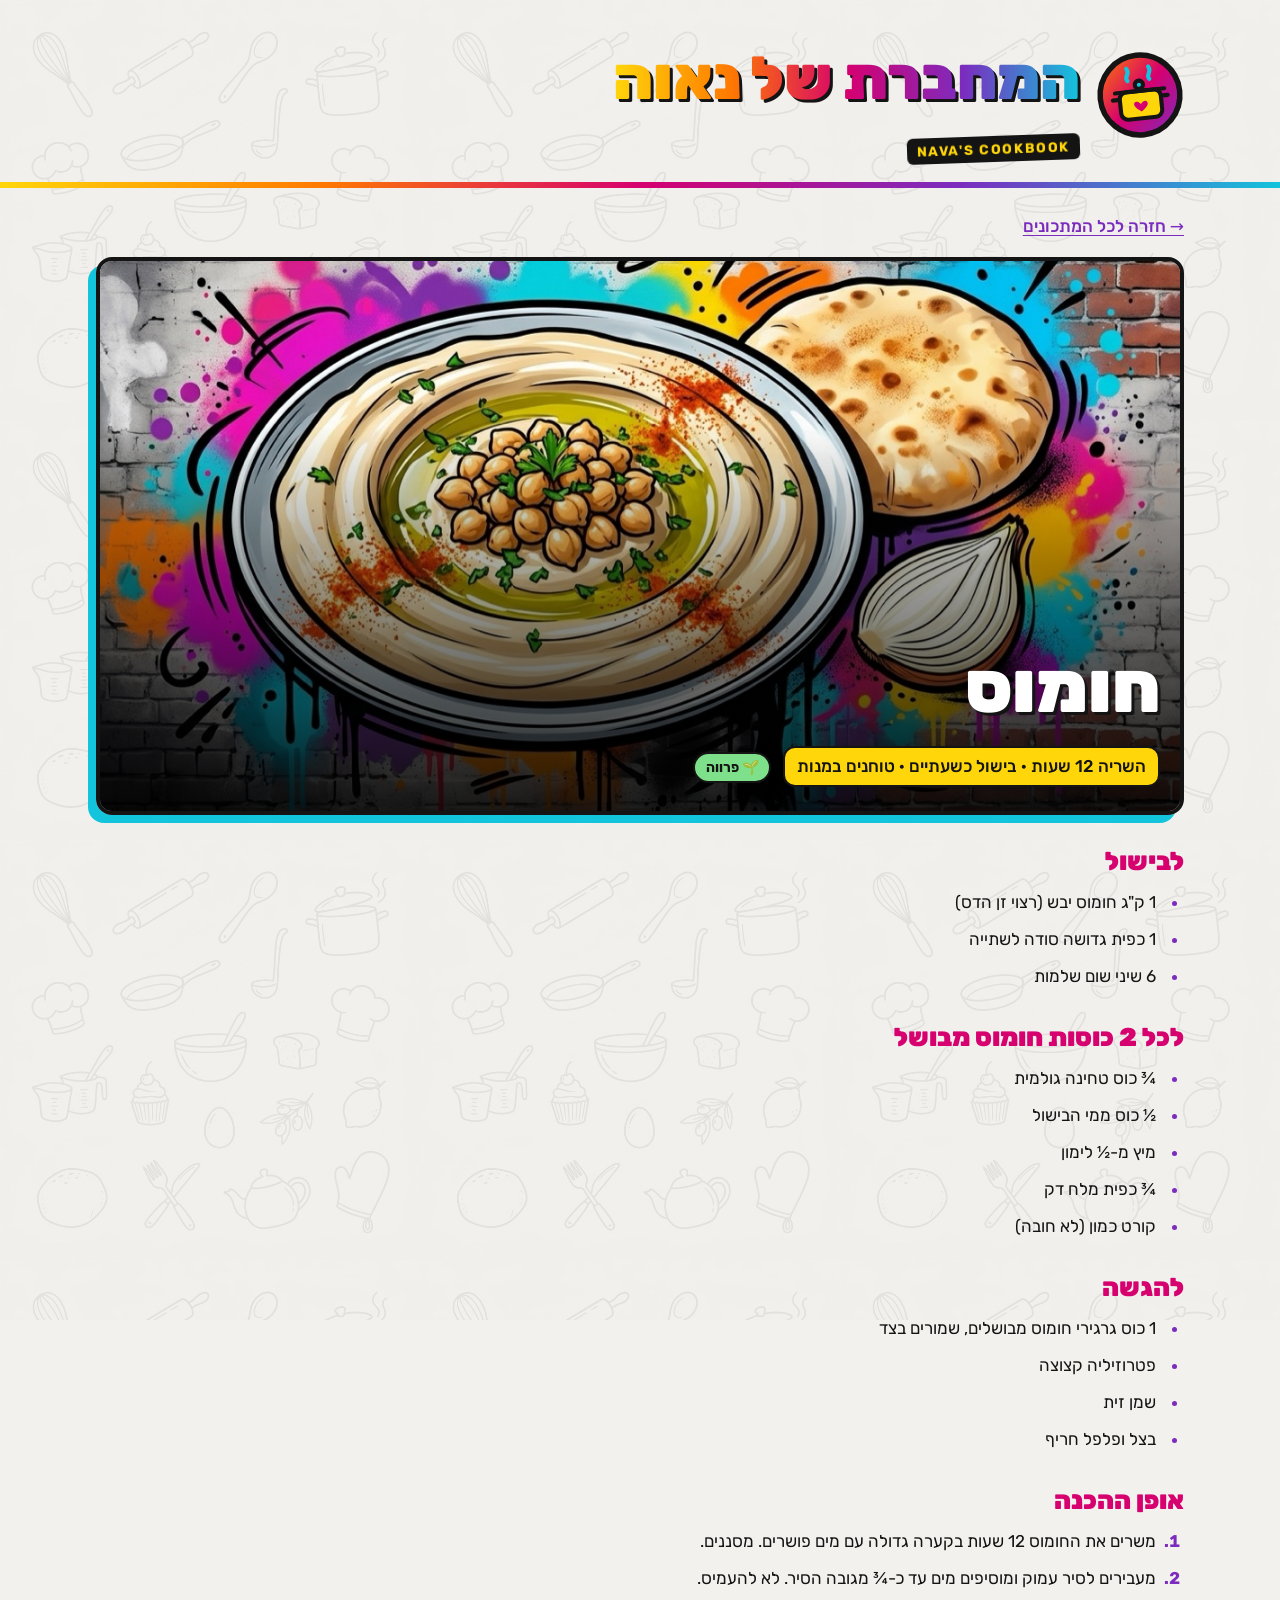
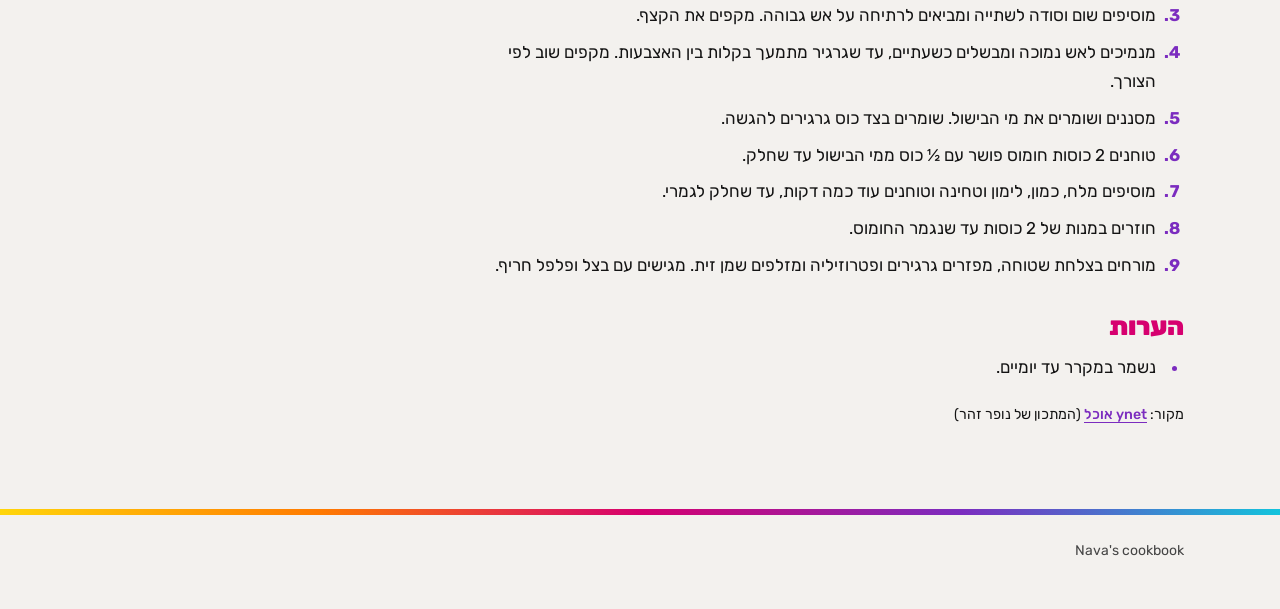
<file: recipes/hummus.html>
<!doctype html>
<html lang="he" dir="rtl">
<head>
  <meta charset="utf-8">
  <meta name="viewport" content="width=device-width, initial-scale=1">
  <title>חומוס · המחברת של נאוה</title>
  <link rel="preconnect" href="https://fonts.googleapis.com">
  <link rel="preconnect" href="https://fonts.gstatic.com" crossorigin>
  <link href="https://fonts.googleapis.com/css2?family=Rubik:wght@400;500;700;900&display=swap" rel="stylesheet">
  <link rel="icon" href="../logo.svg" type="image/svg+xml">
  <link rel="apple-touch-icon" href="../apple-touch-icon.png">
  <link rel="stylesheet" href="../style.css">
</head>
<body>
  <header class="site-header">
    <div class="wrap">
      <a href="../index.html">
        <img class="site-logo" src="../logo.svg" width="64" height="64" alt="">
        <p class="site-title">המחברת של נאוה</p>
        <p class="site-sub">Nava's cookbook</p>
      </a>
    </div>
  </header>

  <main class="wrap recipe">
    <a class="back" href="../index.html">&rarr; חזרה לכל המתכונים</a>

    <header class="recipe-hero">
      <img src="../images/recipes/hummus.jpg" width="1200" height="805" alt="צלחת חומוס עם שמן זית, גרגירי חומוס, פטרוזיליה ופפריקה, לצד פיתה ובצל, ציור גרפיטי צבעוני על קיר לבנים">
      <div class="recipe-hero-text">
        <h1>חומוס</h1>
        <p>השריה 12 שעות · בישול כשעתיים · טוחנים במנות</p>
        <span class="tag parve">🌱 פרווה</span>
      </div>
    </header>

    <h2>לבישול</h2>
    <ul>
      <li>1 ק"ג חומוס יבש (רצוי זן הדס)</li>
      <li>1 כפית גדושה סודה לשתייה</li>
      <li>6 שיני שום שלמות</li>
    </ul>

    <h2>לכל 2 כוסות חומוס מבושל</h2>
    <ul>
      <li>¾ כוס טחינה גולמית</li>
      <li>½ כוס ממי הבישול</li>
      <li>מיץ מ-½ לימון</li>
      <li>¾ כפית מלח דק</li>
      <li>קורט כמון (לא חובה)</li>
    </ul>

    <h2>להגשה</h2>
    <ul>
      <li>1 כוס גרגירי חומוס מבושלים, שמורים בצד</li>
      <li>פטרוזיליה קצוצה</li>
      <li>שמן זית</li>
      <li>בצל ופלפל חריף</li>
    </ul>

    <h2>אופן ההכנה</h2>
    <ol>
      <li>משרים את החומוס 12 שעות בקערה גדולה עם מים פושרים. מסננים.</li>
      <li>מעבירים לסיר עמוק ומוסיפים מים עד כ-¾ מגובה הסיר. לא להעמיס.</li>
      <li>מוסיפים שום וסודה לשתייה ומביאים לרתיחה על אש גבוהה. מקפים את הקצף.</li>
      <li>מנמיכים לאש נמוכה ומבשלים כשעתיים, עד שגרגיר מתמעך בקלות בין האצבעות. מקפים שוב לפי הצורך.</li>
      <li>מסננים ושומרים את מי הבישול. שומרים בצד כוס גרגירים להגשה.</li>
      <li>טוחנים 2 כוסות חומוס פושר עם ½ כוס ממי הבישול עד שחלק.</li>
      <li>מוסיפים מלח, כמון, לימון וטחינה וטוחנים עוד כמה דקות, עד שחלק לגמרי.</li>
      <li>חוזרים במנות של 2 כוסות עד שנגמר החומוס.</li>
      <li>מורחים בצלחת שטוחה, מפזרים גרגירים ופטרוזיליה ומזלפים שמן זית. מגישים עם בצל ופלפל חריף.</li>
    </ol>

    <h2>הערות</h2>
    <ul>
      <li>נשמר במקרר עד יומיים.</li>
    </ul>

    <p><small>מקור: <a href="https://www.ynet.co.il/food/recipies/article/rymjyfrb5">ynet אוכל</a> (המתכון של נופר זהר)</small></p>
  </main>

  <footer class="site-footer">
    <div class="wrap">
      <p>Nava's cookbook</p>
    </div>
  </footer>
</body>
</html>
</file>
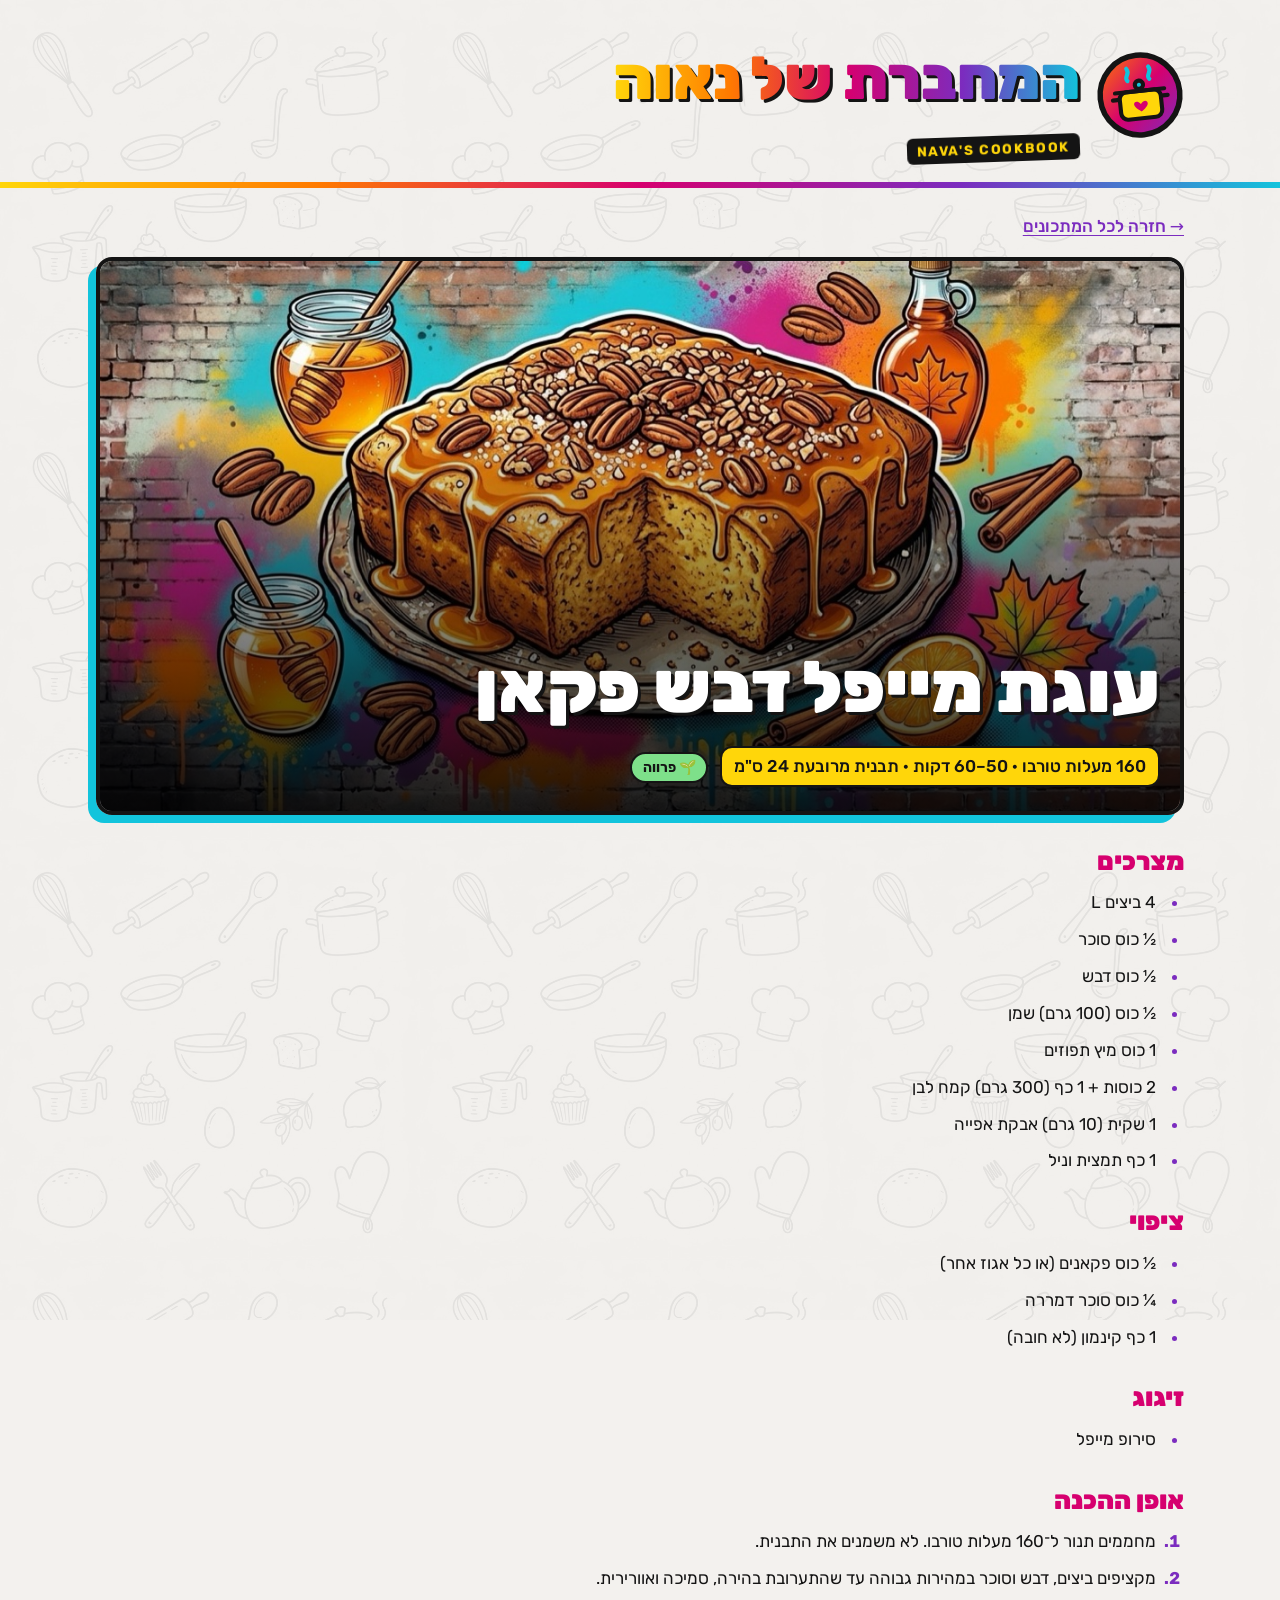
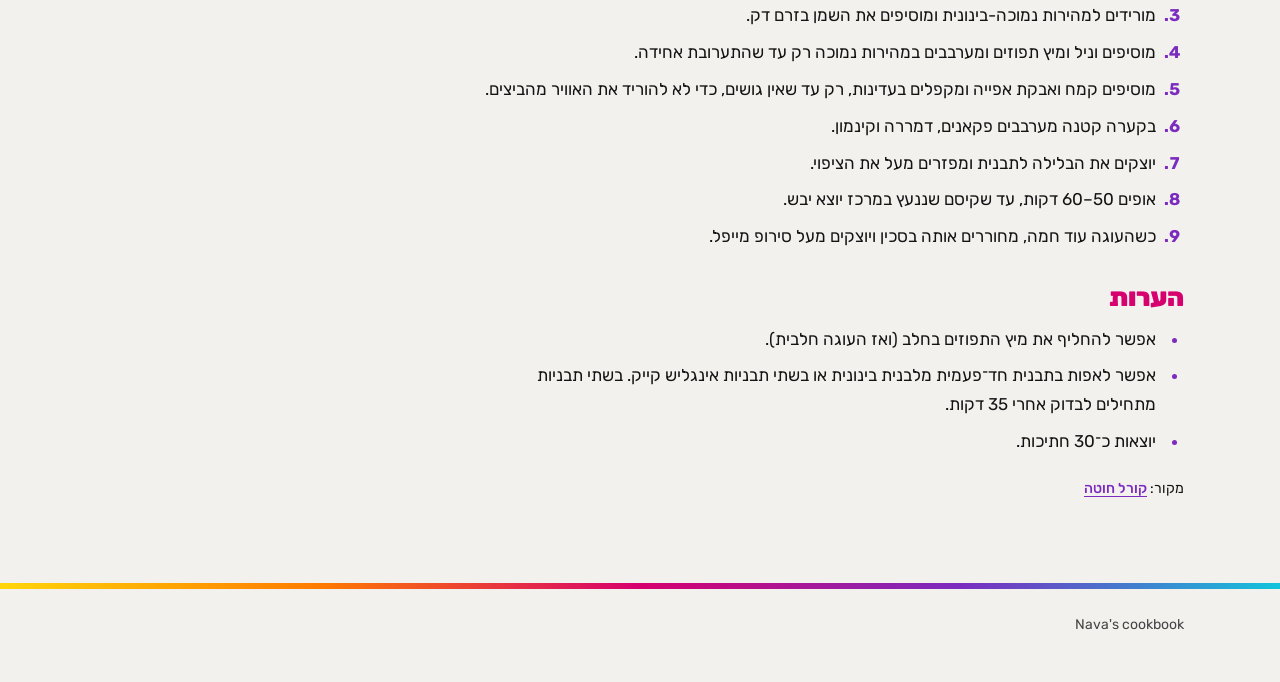
<file: recipes/maple-honey-cake.html>
<!doctype html>
<html lang="he" dir="rtl">
<head>
  <meta charset="utf-8">
  <meta name="viewport" content="width=device-width, initial-scale=1">
  <title>עוגת מייפל דבש פקאן · המחברת של נאוה</title>
  <link rel="preconnect" href="https://fonts.googleapis.com">
  <link rel="preconnect" href="https://fonts.gstatic.com" crossorigin>
  <link href="https://fonts.googleapis.com/css2?family=Rubik:wght@400;500;700;900&display=swap" rel="stylesheet">
  <link rel="icon" href="../logo.svg" type="image/svg+xml">
  <link rel="apple-touch-icon" href="../apple-touch-icon.png">
  <link rel="stylesheet" href="../style.css">
</head>
<body>
  <header class="site-header">
    <div class="wrap">
      <a href="../index.html">
        <img class="site-logo" src="../logo.svg" width="64" height="64" alt="">
        <p class="site-title">המחברת של נאוה</p>
        <p class="site-sub">Nava's cookbook</p>
      </a>
    </div>
  </header>

  <main class="wrap recipe">
    <a class="back" href="../index.html">&rarr; חזרה לכל המתכונים</a>

    <header class="recipe-hero">
      <img src="../images/recipes/maple-honey-cake.jpg" width="1200" height="805" alt="עוגת דבש מרובעת עם ציפוי פקאנים, סוכר דמררה וקינמון וסירופ מייפל נוטף, ציור גרפיטי צבעוני על קיר לבנים">
      <div class="recipe-hero-text">
        <h1>עוגת מייפל דבש פקאן</h1>
        <p>160 מעלות טורבו · 50–⁠60 דקות · תבנית מרובעת 24 ס"מ</p>
        <span class="tag parve">🌱 פרווה</span>
      </div>
    </header>

    <h2>מצרכים</h2>
    <ul>
      <li>4 ביצים L</li>
      <li>½ כוס סוכר</li>
      <li>½ כוס דבש</li>
      <li>½ כוס (100 גרם) שמן</li>
      <li>1 כוס מיץ תפוזים</li>
      <li>2 כוסות + 1 כף (300 גרם) קמח לבן</li>
      <li>1 שקית (10 גרם) אבקת אפייה</li>
      <li>1 כף תמצית וניל</li>
    </ul>

    <h2>ציפוי</h2>
    <ul>
      <li>½ כוס פקאנים (או כל אגוז אחר)</li>
      <li>¼ כוס סוכר דמררה</li>
      <li>1 כף קינמון (לא חובה)</li>
    </ul>

    <h2>זיגוג</h2>
    <ul>
      <li>סירופ מייפל</li>
    </ul>

    <h2>אופן ההכנה</h2>
    <ol>
      <li>מחממים תנור ל־160 מעלות טורבו. לא משמנים את התבנית.</li>
      <li>מקציפים ביצים, דבש וסוכר במהירות גבוהה עד שהתערובת בהירה, סמיכה ואוורירית.</li>
      <li>מורידים למהירות נמוכה-בינונית ומוסיפים את השמן בזרם דק.</li>
      <li>מוסיפים וניל ומיץ תפוזים ומערבבים במהירות נמוכה רק עד שהתערובת אחידה.</li>
      <li>מוסיפים קמח ואבקת אפייה ומקפלים בעדינות, רק עד שאין גושים, כדי לא להוריד את האוויר מהביצים.</li>
      <li>בקערה קטנה מערבבים פקאנים, דמררה וקינמון.</li>
      <li>יוצקים את הבלילה לתבנית ומפזרים מעל את הציפוי.</li>
      <li>אופים 50–⁠60 דקות, עד שקיסם שננעץ במרכז יוצא יבש.</li>
      <li>כשהעוגה עוד חמה, מחוררים אותה בסכין ויוצקים מעל סירופ מייפל.</li>
    </ol>

    <h2>הערות</h2>
    <ul>
      <li>אפשר להחליף את מיץ התפוזים בחלב (ואז העוגה חלבית).</li>
      <li>אפשר לאפות בתבנית חד־פעמית מלבנית בינונית או בשתי תבניות אינגליש קייק. בשתי תבניות מתחילים לבדוק אחרי 35 דקות.</li>
      <li>יוצאות כ־30 חתיכות.</li>
    </ul>

    <p><small>מקור: <a href="https://coralhota.co.il/recipes/%D7%A2%D7%95%D7%92%D7%AA-%D7%9E%D7%99%D7%99%D7%A4%D7%9C-%D7%93%D7%91%D7%A9-%D7%A4%D7%A7%D7%90%D7%9F-%D7%A4%D7%A8%D7%95%D7%95%D7%94/">קורל חוטה</a></small></p>
  </main>

  <footer class="site-footer">
    <div class="wrap">
      <p>Nava's cookbook</p>
    </div>
  </footer>
</body>
</html>
</file>
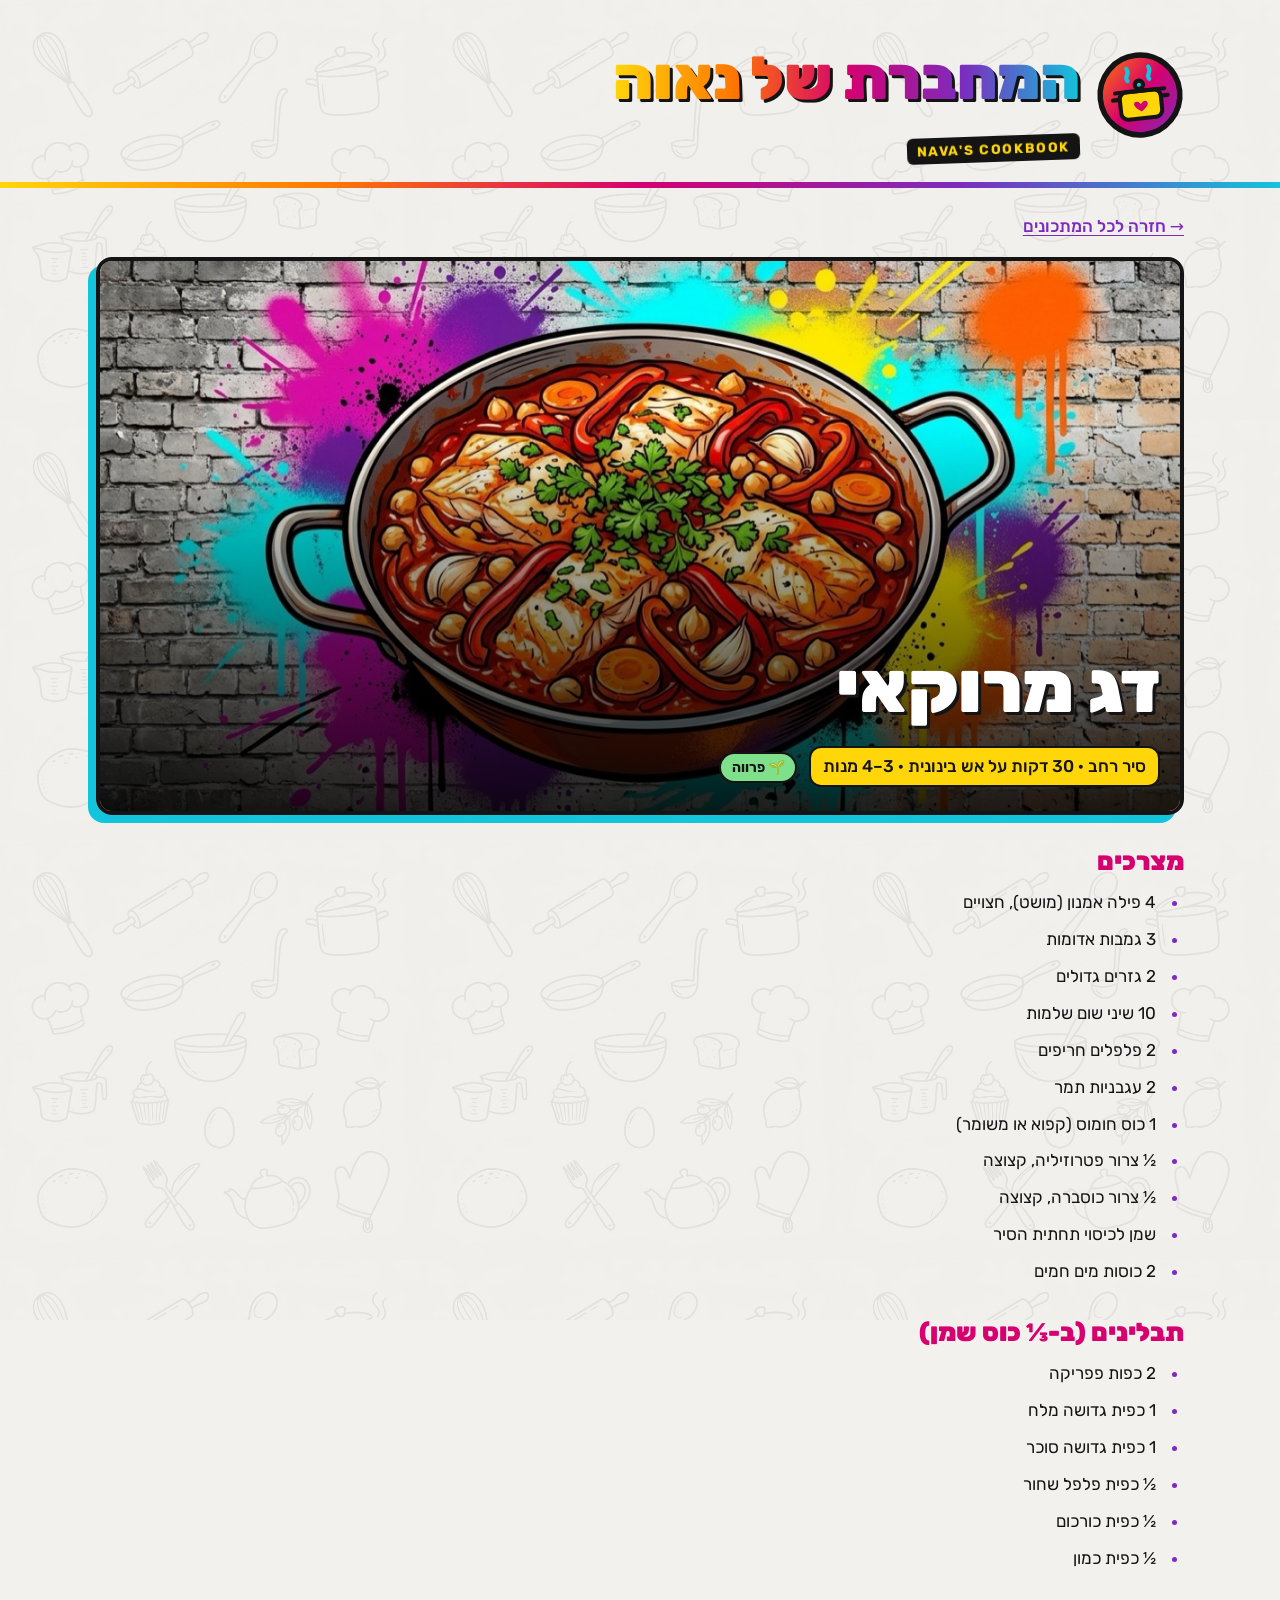
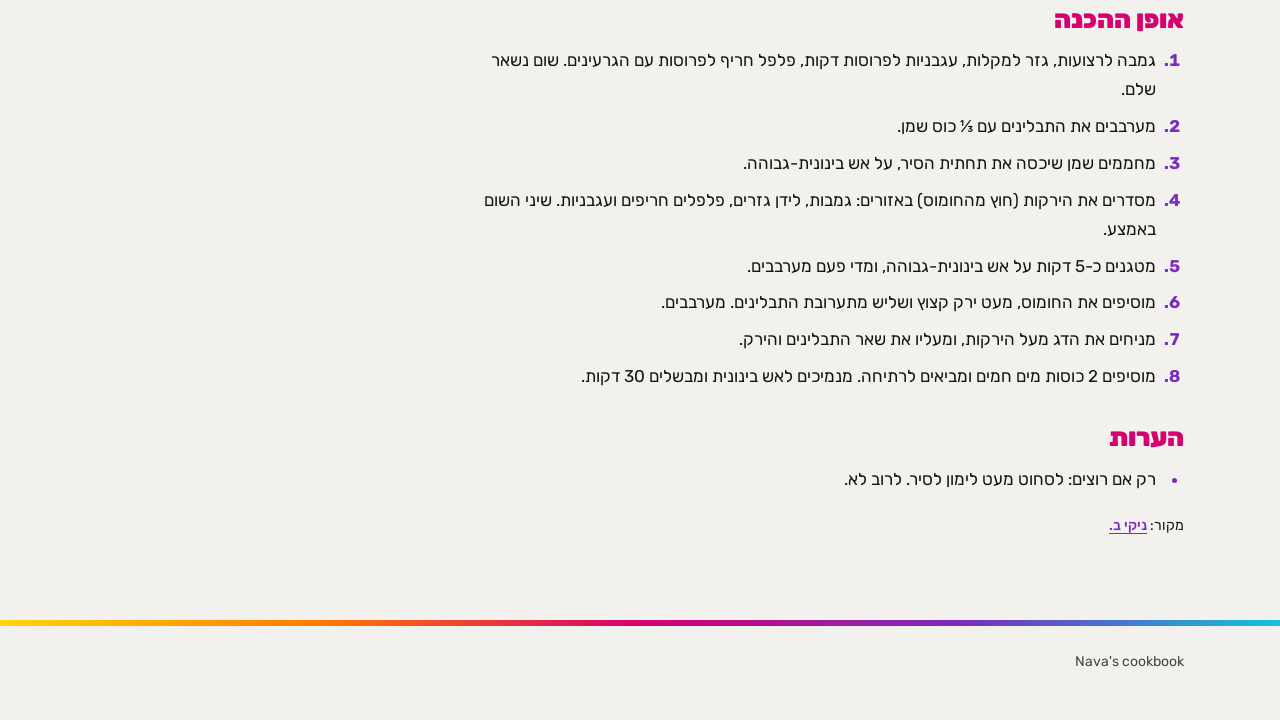
<file: recipes/moroccan-fish.html>
<!doctype html>
<html lang="he" dir="rtl">
<head>
  <meta charset="utf-8">
  <meta name="viewport" content="width=device-width, initial-scale=1">
  <title>דג מרוקאי · המחברת של נאוה</title>
  <link rel="preconnect" href="https://fonts.googleapis.com">
  <link rel="preconnect" href="https://fonts.gstatic.com" crossorigin>
  <link href="https://fonts.googleapis.com/css2?family=Rubik:wght@400;500;700;900&display=swap" rel="stylesheet">
  <link rel="icon" href="../logo.svg" type="image/svg+xml">
  <link rel="apple-touch-icon" href="../apple-touch-icon.png">
  <link rel="stylesheet" href="../style.css">
</head>
<body>
  <header class="site-header">
    <div class="wrap">
      <a href="../index.html">
        <img class="site-logo" src="../logo.svg" width="64" height="64" alt="">
        <p class="site-title">המחברת של נאוה</p>
        <p class="site-sub">Nava's cookbook</p>
      </a>
    </div>
  </header>

  <main class="wrap recipe">
    <a class="back" href="../index.html">&rarr; חזרה לכל המתכונים</a>

    <header class="recipe-hero">
      <img src="../images/recipes/moroccan-fish.jpg" width="1200" height="805" alt="סיר דג מרוקאי: נתחי דג עם פלפלים אדומים, גזר, גרגרי חומוס ושום ברוטב פפריקה אדום, ציור גרפיטי צבעוני על קיר לבנים">
      <div class="recipe-hero-text">
        <h1>דג מרוקאי</h1>
        <p>סיר רחב · 30 דקות על אש בינונית · 3–⁠4 מנות</p>
        <span class="tag parve">🌱 פרווה</span>
      </div>
    </header>

    <h2>מצרכים</h2>
    <ul>
      <li>4 פילה אמנון (מושט), חצויים</li>
      <li>3 גמבות אדומות</li>
      <li>2 גזרים גדולים</li>
      <li>10 שיני שום שלמות</li>
      <li>2 פלפלים חריפים</li>
      <li>2 עגבניות תמר</li>
      <li>1 כוס חומוס (קפוא או משומר)</li>
      <li>½ צרור פטרוזיליה, קצוצה</li>
      <li>½ צרור כוסברה, קצוצה</li>
      <li>שמן לכיסוי תחתית הסיר</li>
      <li>2 כוסות מים חמים</li>
    </ul>

    <h2>תבלינים (ב-⅓ כוס שמן)</h2>
    <ul>
      <li>2 כפות פפריקה</li>
      <li>1 כפית גדושה מלח</li>
      <li>1 כפית גדושה סוכר</li>
      <li>½ כפית פלפל שחור</li>
      <li>½ כפית כורכום</li>
      <li>½ כפית כמון</li>
    </ul>

    <h2>אופן ההכנה</h2>
    <ol>
      <li>גמבה לרצועות, גזר למקלות, עגבניות לפרוסות דקות, פלפל חריף לפרוסות עם הגרעינים. שום נשאר שלם.</li>
      <li>מערבבים את התבלינים עם ⅓ כוס שמן.</li>
      <li>מחממים שמן שיכסה את תחתית הסיר, על אש בינונית-גבוהה.</li>
      <li>מסדרים את הירקות (חוץ מהחומוס) באזורים: גמבות, לידן גזרים, פלפלים חריפים ועגבניות. שיני השום באמצע.</li>
      <li>מטגנים כ-5 דקות על אש בינונית-גבוהה, ומדי פעם מערבבים.</li>
      <li>מוסיפים את החומוס, מעט ירק קצוץ ושליש מתערובת התבלינים. מערבבים.</li>
      <li>מניחים את הדג מעל הירקות, ומעליו את שאר התבלינים והירק.</li>
      <li>מוסיפים 2 כוסות מים חמים ומביאים לרתיחה. מנמיכים לאש בינונית ומבשלים 30 דקות.</li>
    </ol>

    <h2>הערות</h2>
    <ul>
      <li>רק אם רוצים: לסחוט מעט לימון לסיר. לרוב לא.</li>
    </ul>

    <p><small>מקור: <a href="https://nikib.co.il/main-course/133364/">ניקי ב.</a></small></p>
  </main>

  <footer class="site-footer">
    <div class="wrap">
      <p>Nava's cookbook</p>
    </div>
  </footer>
</body>
</html>
</file>
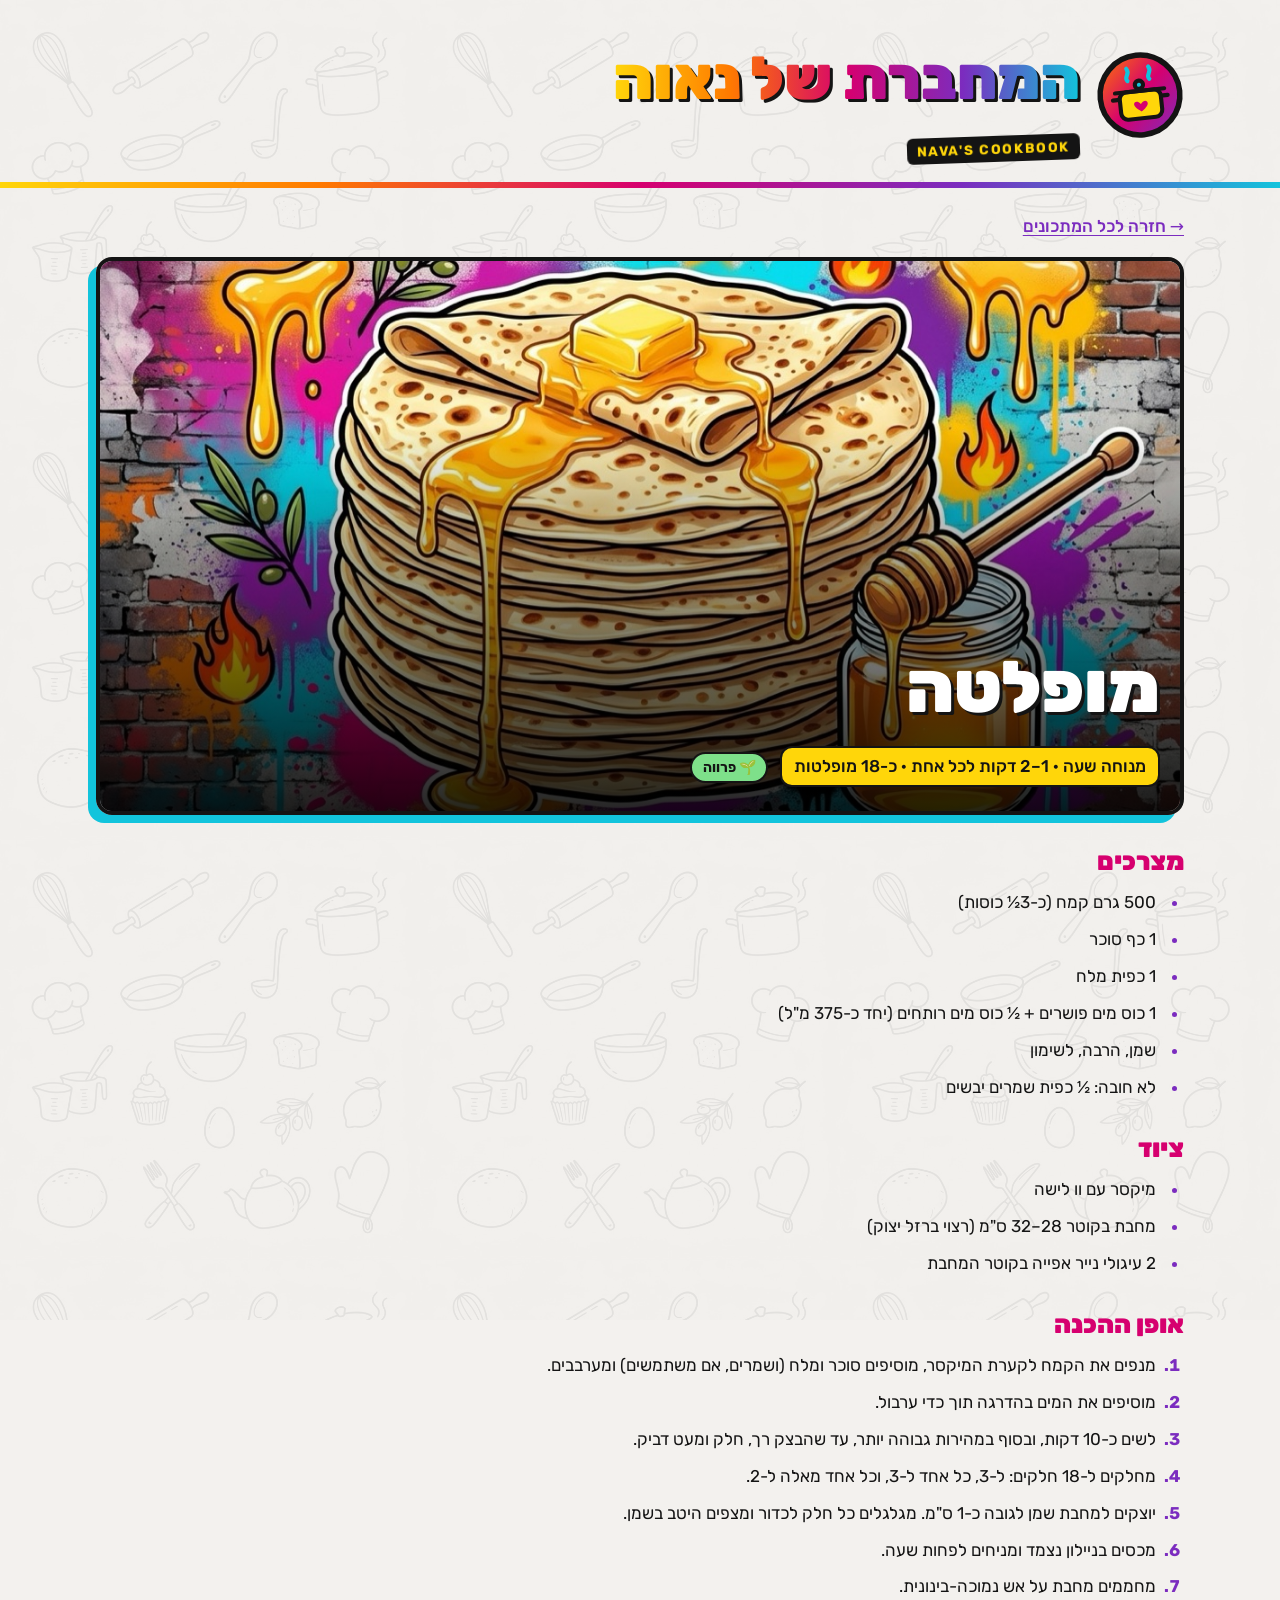
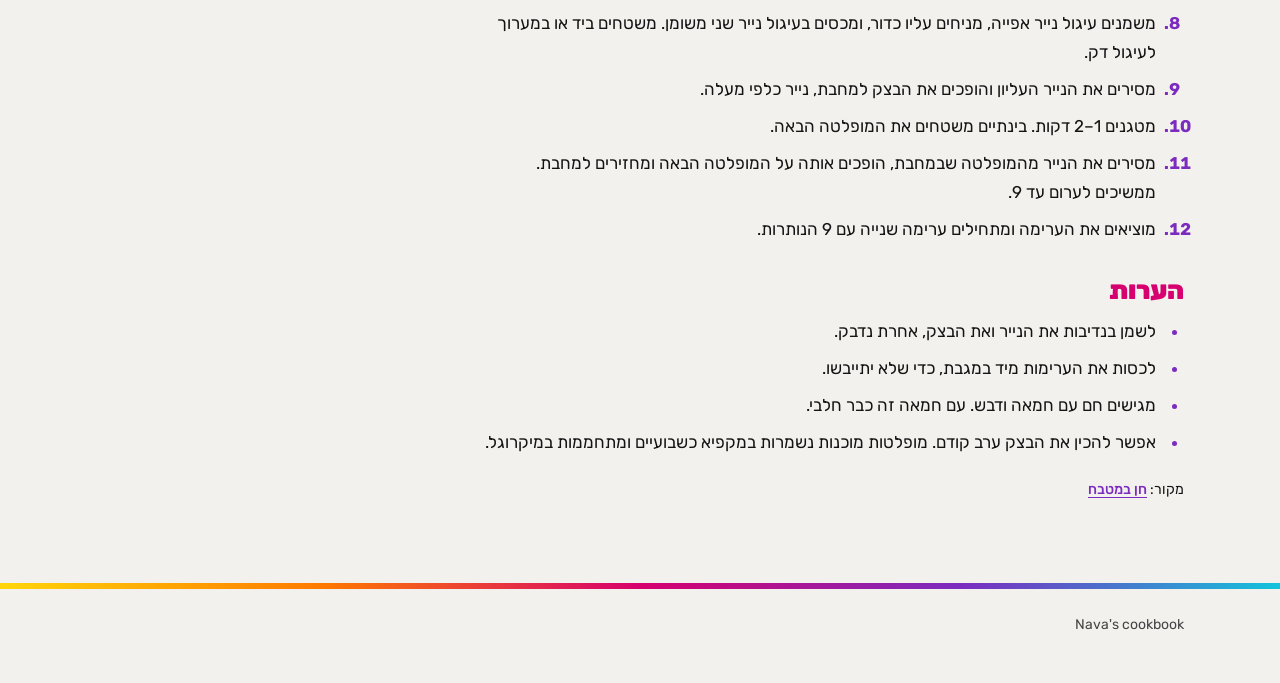
<file: recipes/mufleta.html>
<!doctype html>
<html lang="he" dir="rtl">
<head>
  <meta charset="utf-8">
  <meta name="viewport" content="width=device-width, initial-scale=1">
  <title>מופלטה · המחברת של נאוה</title>
  <link rel="preconnect" href="https://fonts.googleapis.com">
  <link rel="preconnect" href="https://fonts.gstatic.com" crossorigin>
  <link href="https://fonts.googleapis.com/css2?family=Rubik:wght@400;500;700;900&display=swap" rel="stylesheet">
  <link rel="icon" href="../logo.svg" type="image/svg+xml">
  <link rel="apple-touch-icon" href="../apple-touch-icon.png">
  <link rel="stylesheet" href="../style.css">
</head>
<body>
  <header class="site-header">
    <div class="wrap">
      <a href="../index.html">
        <img class="site-logo" src="../logo.svg" width="64" height="64" alt="">
        <p class="site-title">המחברת של נאוה</p>
        <p class="site-sub">Nava's cookbook</p>
      </a>
    </div>
  </header>

  <main class="wrap recipe">
    <a class="back" href="../index.html">&rarr; חזרה לכל המתכונים</a>

    <header class="recipe-hero">
      <img src="../images/recipes/mufleta.jpg" width="1200" height="805" alt="ערימת מופלטות זהובות עם דבש וחמאה, ליד צנצנת דבש, ציור גרפיטי צבעוני על קיר לבנים">
      <div class="recipe-hero-text">
        <h1>מופלטה</h1>
        <p>מנוחה שעה · 1–⁠2 דקות לכל אחת · כ-18 מופלטות</p>
        <span class="tag parve">🌱 פרווה</span>
      </div>
    </header>

    <h2>מצרכים</h2>
    <ul>
      <li>500 גרם קמח (כ-3½ כוסות)</li>
      <li>1 כף סוכר</li>
      <li>1 כפית מלח</li>
      <li>1 כוס מים פושרים + ½ כוס מים רותחים (יחד כ-375 מ"ל)</li>
      <li>שמן, הרבה, לשימון</li>
      <li>לא חובה: ½ כפית שמרים יבשים</li>
    </ul>

    <h2>ציוד</h2>
    <ul>
      <li>מיקסר עם וו לישה</li>
      <li>מחבת בקוטר 28–⁠32 ס"מ (רצוי ברזל יצוק)</li>
      <li>2 עיגולי נייר אפייה בקוטר המחבת</li>
    </ul>

    <h2>אופן ההכנה</h2>
    <ol>
      <li>מנפים את הקמח לקערת המיקסר, מוסיפים סוכר ומלח (ושמרים, אם משתמשים) ומערבבים.</li>
      <li>מוסיפים את המים בהדרגה תוך כדי ערבול.</li>
      <li>לשים כ-10 דקות, ובסוף במהירות גבוהה יותר, עד שהבצק רך, חלק ומעט דביק.</li>
      <li>מחלקים ל-18 חלקים: ל-3, כל אחד ל-3, וכל אחד מאלה ל-2.</li>
      <li>יוצקים למחבת שמן לגובה כ-1 ס"מ. מגלגלים כל חלק לכדור ומצפים היטב בשמן.</li>
      <li>מכסים בניילון נצמד ומניחים לפחות שעה.</li>
      <li>מחממים מחבת על אש נמוכה-בינונית.</li>
      <li>משמנים עיגול נייר אפייה, מניחים עליו כדור, ומכסים בעיגול נייר שני משומן. משטחים ביד או במערוך לעיגול דק.</li>
      <li>מסירים את הנייר העליון והופכים את הבצק למחבת, נייר כלפי מעלה.</li>
      <li>מטגנים 1–⁠2 דקות. בינתיים משטחים את המופלטה הבאה.</li>
      <li>מסירים את הנייר מהמופלטה שבמחבת, הופכים אותה על המופלטה הבאה ומחזירים למחבת. ממשיכים לערום עד 9.</li>
      <li>מוציאים את הערימה ומתחילים ערימה שנייה עם 9 הנותרות.</li>
    </ol>

    <h2>הערות</h2>
    <ul>
      <li>לשמן בנדיבות את הנייר ואת הבצק, אחרת נדבק.</li>
      <li>לכסות את הערימות מיד במגבת, כדי שלא יתייבשו.</li>
      <li>מגישים חם עם חמאה ודבש. עם חמאה זה כבר חלבי.</li>
      <li>אפשר להכין את הבצק ערב קודם. מופלטות מוכנות נשמרות במקפיא כשבועיים ומתחממות במיקרוגל.</li>
    </ul>

    <p><small>מקור: <a href="https://heninthekitchen.com/blog/2021/03/10/%D7%9E%D7%95%D7%A4%D7%9C%D7%98%D7%94/">חן במטבח</a></small></p>
  </main>

  <footer class="site-footer">
    <div class="wrap">
      <p>Nava's cookbook</p>
    </div>
  </footer>
</body>
</html>
</file>
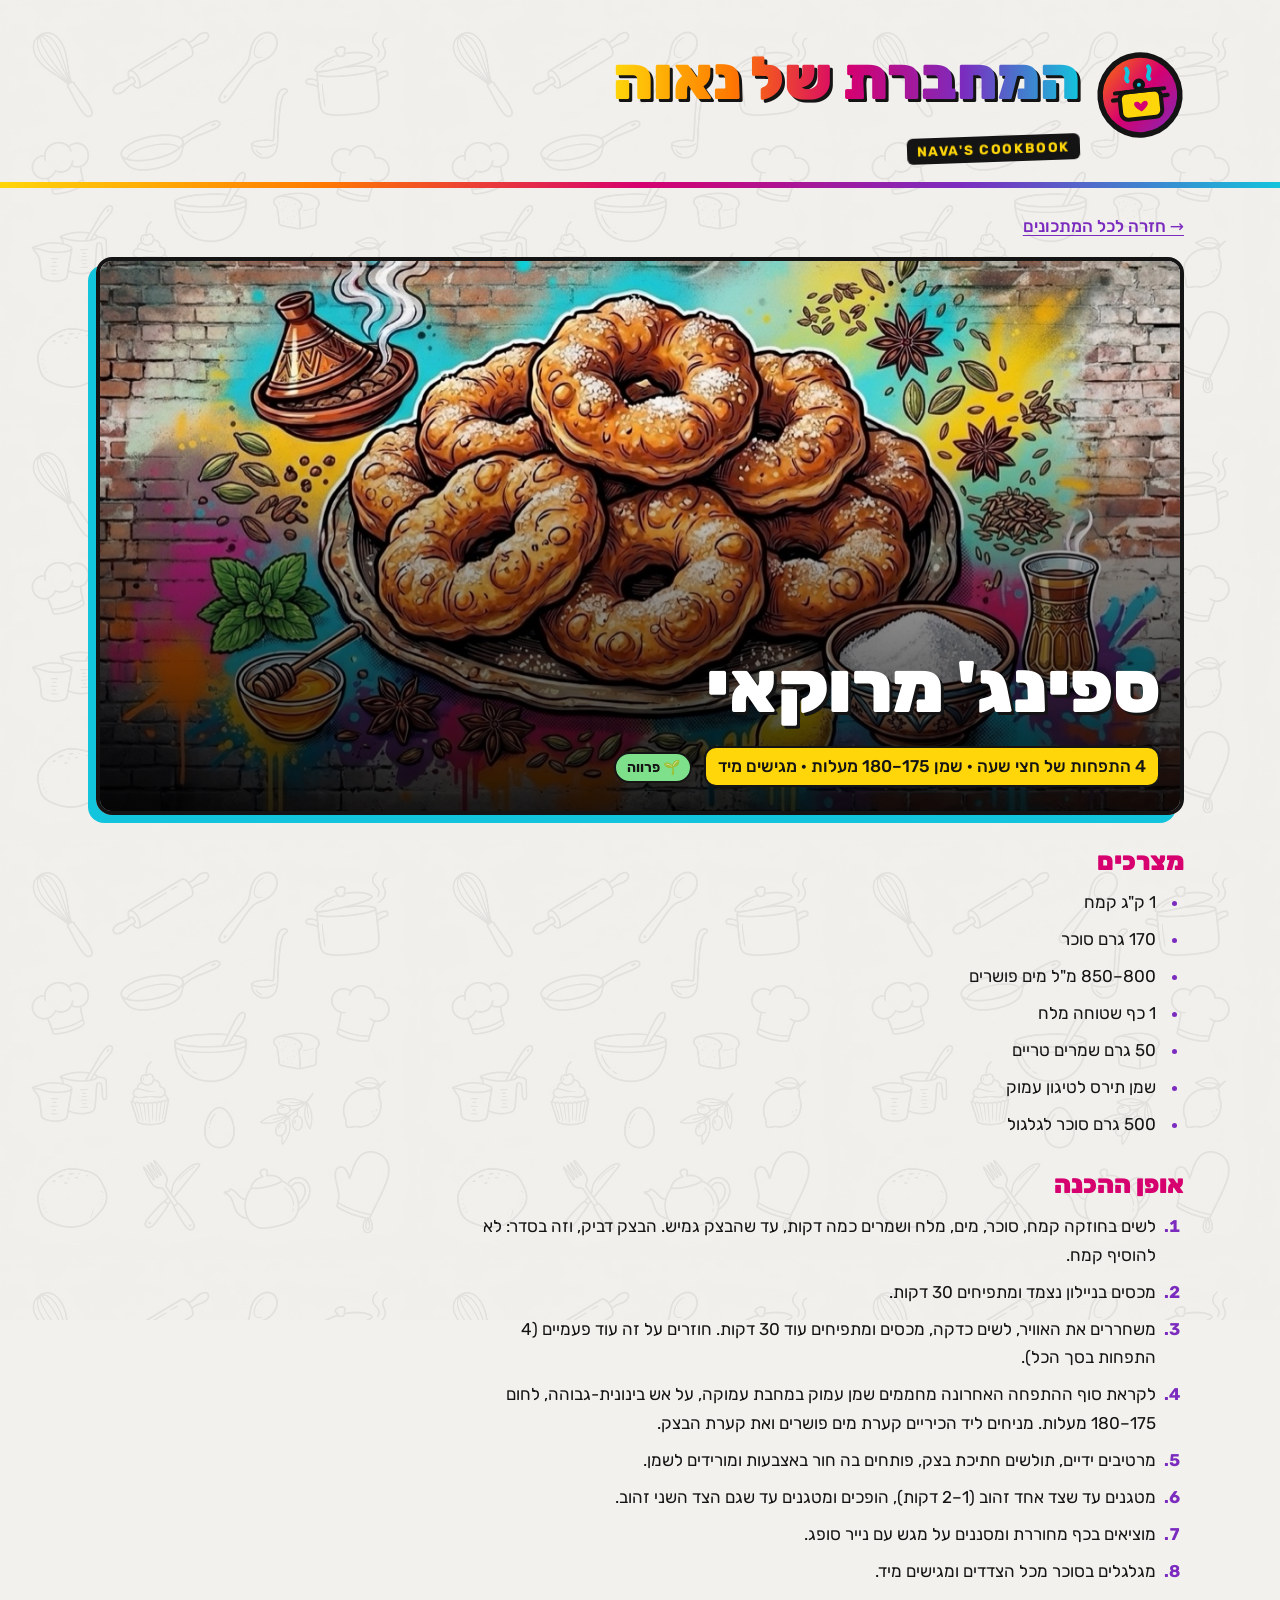
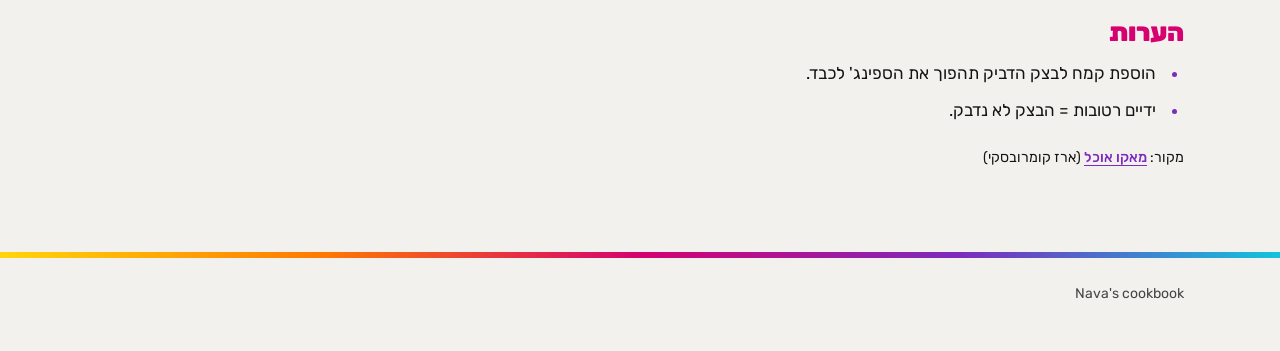
<file: recipes/sfenj.html>
<!doctype html>
<html lang="he" dir="rtl">
<head>
  <meta charset="utf-8">
  <meta name="viewport" content="width=device-width, initial-scale=1">
  <title>ספינג' מרוקאי · המחברת של נאוה</title>
  <link rel="preconnect" href="https://fonts.googleapis.com">
  <link rel="preconnect" href="https://fonts.gstatic.com" crossorigin>
  <link href="https://fonts.googleapis.com/css2?family=Rubik:wght@400;500;700;900&display=swap" rel="stylesheet">
  <link rel="icon" href="../logo.svg" type="image/svg+xml">
  <link rel="apple-touch-icon" href="../apple-touch-icon.png">
  <link rel="stylesheet" href="../style.css">
</head>
<body>
  <header class="site-header">
    <div class="wrap">
      <a href="../index.html">
        <img class="site-logo" src="../logo.svg" width="64" height="64" alt="">
        <p class="site-title">המחברת של נאוה</p>
        <p class="site-sub">Nava's cookbook</p>
      </a>
    </div>
  </header>

  <main class="wrap recipe">
    <a class="back" href="../index.html">&rarr; חזרה לכל המתכונים</a>

    <header class="recipe-hero">
      <img src="../images/recipes/sfenj.jpg" width="1200" height="805" alt="ערימת ספינג' מרוקאי, טבעות בצק מטוגנות ומגולגלות בסוכר, ציור גרפיטי צבעוני על קיר לבנים">
      <div class="recipe-hero-text">
        <h1>ספינג' מרוקאי</h1>
        <p>4 התפחות של חצי שעה · שמן 175–⁠180 מעלות · מגישים מיד</p>
        <span class="tag parve">🌱 פרווה</span>
      </div>
    </header>

    <h2>מצרכים</h2>
    <ul>
      <li>1 ק"ג קמח</li>
      <li>170 גרם סוכר</li>
      <li>800–⁠850 מ"ל מים פושרים</li>
      <li>1 כף שטוחה מלח</li>
      <li>50 גרם שמרים טריים</li>
      <li>שמן תירס לטיגון עמוק</li>
      <li>500 גרם סוכר לגלגול</li>
    </ul>

    <h2>אופן ההכנה</h2>
    <ol>
      <li>לשים בחוזקה קמח, סוכר, מים, מלח ושמרים כמה דקות, עד שהבצק גמיש. הבצק דביק, וזה בסדר: לא להוסיף קמח.</li>
      <li>מכסים בניילון נצמד ומתפיחים 30 דקות.</li>
      <li>משחררים את האוויר, לשים כדקה, מכסים ומתפיחים עוד 30 דקות. חוזרים על זה עוד פעמיים (4 התפחות בסך הכל).</li>
      <li>לקראת סוף ההתפחה האחרונה מחממים שמן עמוק במחבת עמוקה, על אש בינונית-גבוהה, לחום 175–⁠180 מעלות. מניחים ליד הכיריים קערת מים פושרים ואת קערת הבצק.</li>
      <li>מרטיבים ידיים, תולשים חתיכת בצק, פותחים בה חור באצבעות ומורידים לשמן.</li>
      <li>מטגנים עד שצד אחד זהוב (1–⁠2 דקות), הופכים ומטגנים עד שגם הצד השני זהוב.</li>
      <li>מוציאים בכף מחוררת ומסננים על מגש עם נייר סופג.</li>
      <li>מגלגלים בסוכר מכל הצדדים ומגישים מיד.</li>
    </ol>

    <h2>הערות</h2>
    <ul>
      <li>הוספת קמח לבצק הדביק תהפוך את הספינג' לכבד.</li>
      <li>ידיים רטובות = הבצק לא נדבק.</li>
    </ul>

    <p><small>מקור: <a href="https://www.mako.co.il/food-holiday-recipes/hanukkah-recipes/Recipe-b9e7daaf1293c81027.htm">מאקו אוכל</a> (ארז קומרובסקי)</small></p>
  </main>

  <footer class="site-footer">
    <div class="wrap">
      <p>Nava's cookbook</p>
    </div>
  </footer>
</body>
</html>
</file>
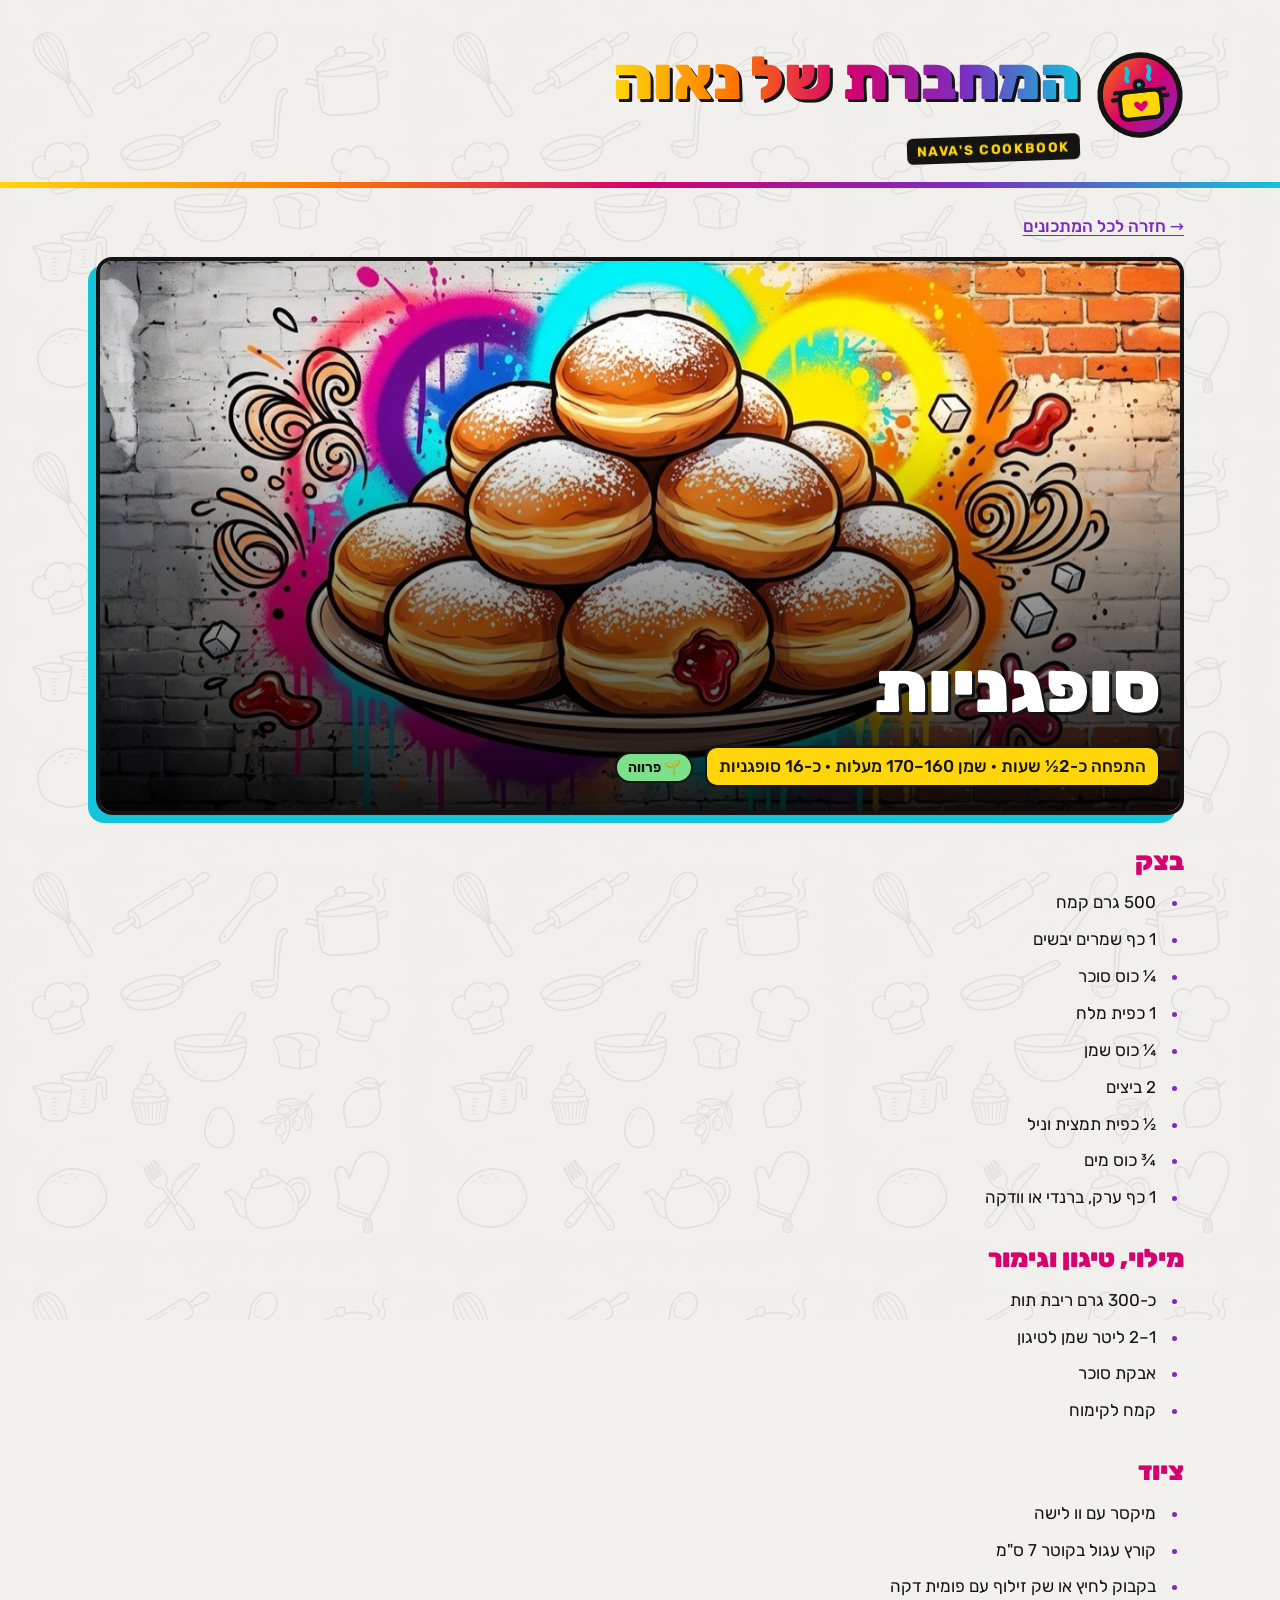
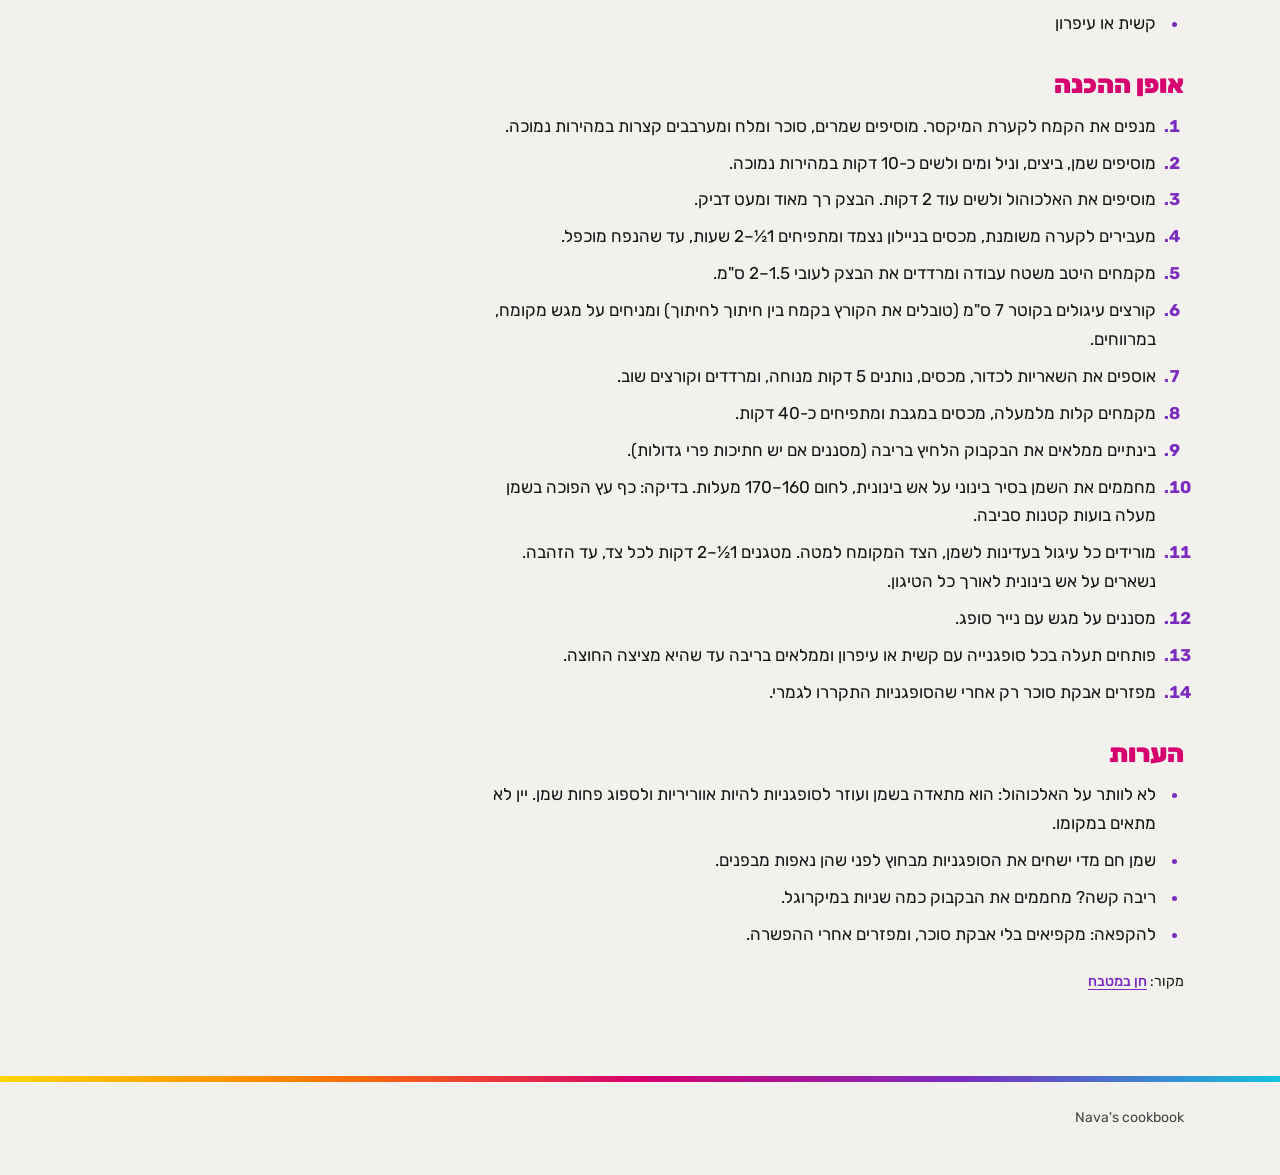
<file: recipes/sufganiyot.html>
<!doctype html>
<html lang="he" dir="rtl">
<head>
  <meta charset="utf-8">
  <meta name="viewport" content="width=device-width, initial-scale=1">
  <title>סופגניות · המחברת של נאוה</title>
  <link rel="preconnect" href="https://fonts.googleapis.com">
  <link rel="preconnect" href="https://fonts.gstatic.com" crossorigin>
  <link href="https://fonts.googleapis.com/css2?family=Rubik:wght@400;500;700;900&display=swap" rel="stylesheet">
  <link rel="icon" href="../logo.svg" type="image/svg+xml">
  <link rel="apple-touch-icon" href="../apple-touch-icon.png">
  <link rel="stylesheet" href="../style.css">
</head>
<body>
  <header class="site-header">
    <div class="wrap">
      <a href="../index.html">
        <img class="site-logo" src="../logo.svg" width="64" height="64" alt="">
        <p class="site-title">המחברת של נאוה</p>
        <p class="site-sub">Nava's cookbook</p>
      </a>
    </div>
  </header>

  <main class="wrap recipe">
    <a class="back" href="../index.html">&rarr; חזרה לכל המתכונים</a>

    <header class="recipe-hero">
      <img src="../images/recipes/sufganiyot.jpg" width="1200" height="805" alt="ערימת סופגניות זהובות באבקת סוכר, אחת עם ריבת תות מציצה, ציור גרפיטי צבעוני על קיר לבנים">
      <div class="recipe-hero-text">
        <h1>סופגניות</h1>
        <p>התפחה כ-2½ שעות · שמן 160–⁠170 מעלות · כ-16 סופגניות</p>
        <span class="tag parve">🌱 פרווה</span>
      </div>
    </header>

    <h2>בצק</h2>
    <ul>
      <li>500 גרם קמח</li>
      <li>1 כף שמרים יבשים</li>
      <li>¼ כוס סוכר</li>
      <li>1 כפית מלח</li>
      <li>¼ כוס שמן</li>
      <li>2 ביצים</li>
      <li>½ כפית תמצית וניל</li>
      <li>¾ כוס מים</li>
      <li>1 כף ערק, ברנדי או וודקה</li>
    </ul>

    <h2>מילוי, טיגון וגימור</h2>
    <ul>
      <li>כ-300 גרם ריבת תות</li>
      <li>1–⁠2 ליטר שמן לטיגון</li>
      <li>אבקת סוכר</li>
      <li>קמח לקימוח</li>
    </ul>

    <h2>ציוד</h2>
    <ul>
      <li>מיקסר עם וו לישה</li>
      <li>קורץ עגול בקוטר 7 ס"מ</li>
      <li>בקבוק לחיץ או שק זילוף עם פומית דקה</li>
      <li>קשית או עיפרון</li>
    </ul>

    <h2>אופן ההכנה</h2>
    <ol>
      <li>מנפים את הקמח לקערת המיקסר. מוסיפים שמרים, סוכר ומלח ומערבבים קצרות במהירות נמוכה.</li>
      <li>מוסיפים שמן, ביצים, וניל ומים ולשים כ-10 דקות במהירות נמוכה.</li>
      <li>מוסיפים את האלכוהול ולשים עוד 2 דקות. הבצק רך מאוד ומעט דביק.</li>
      <li>מעבירים לקערה משומנת, מכסים בניילון נצמד ומתפיחים 1½–2 שעות, עד שהנפח מוכפל.</li>
      <li>מקמחים היטב משטח עבודה ומרדדים את הבצק לעובי 1.5–⁠2 ס"מ.</li>
      <li>קורצים עיגולים בקוטר 7 ס"מ (טובלים את הקורץ בקמח בין חיתוך לחיתוך) ומניחים על מגש מקומח, במרווחים.</li>
      <li>אוספים את השאריות לכדור, מכסים, נותנים 5 דקות מנוחה, ומרדדים וקורצים שוב.</li>
      <li>מקמחים קלות מלמעלה, מכסים במגבת ומתפיחים כ-40 דקות.</li>
      <li>בינתיים ממלאים את הבקבוק הלחיץ בריבה (מסננים אם יש חתיכות פרי גדולות).</li>
      <li>מחממים את השמן בסיר בינוני על אש בינונית, לחום 160–⁠170 מעלות. בדיקה: כף עץ הפוכה בשמן מעלה בועות קטנות סביבה.</li>
      <li>מורידים כל עיגול בעדינות לשמן, הצד המקומח למטה. מטגנים 1½–2 דקות לכל צד, עד הזהבה. נשארים על אש בינונית לאורך כל הטיגון.</li>
      <li>מסננים על מגש עם נייר סופג.</li>
      <li>פותחים תעלה בכל סופגנייה עם קשית או עיפרון וממלאים בריבה עד שהיא מציצה החוצה.</li>
      <li>מפזרים אבקת סוכר רק אחרי שהסופגניות התקררו לגמרי.</li>
    </ol>

    <h2>הערות</h2>
    <ul>
      <li>לא לוותר על האלכוהול: הוא מתאדה בשמן ועוזר לסופגניות להיות אווריריות ולספוג פחות שמן. יין לא מתאים במקומו.</li>
      <li>שמן חם מדי ישחים את הסופגניות מבחוץ לפני שהן נאפות מבפנים.</li>
      <li>ריבה קשה? מחממים את הבקבוק כמה שניות במיקרוגל.</li>
      <li>להקפאה: מקפיאים בלי אבקת סוכר, ומפזרים אחרי ההפשרה.</li>
    </ul>

    <p><small>מקור: <a href="https://heninthekitchen.com/blog/2017/11/15/%D7%A4%D7%A8%D7%A7-28-%D7%A1%D7%95%D7%A4%D7%92%D7%A0%D7%99%D7%95%D7%AA-%D7%A7%D7%9C%D7%90%D7%A1%D7%99%D7%95%D7%AA/">חן במטבח</a></small></p>
  </main>

  <footer class="site-footer">
    <div class="wrap">
      <p>Nava's cookbook</p>
    </div>
  </footer>
</body>
</html>
</file>
<file: style.css>
/* המחברת של נאוה — גיליון עיצוב יחיד לכל האתר.
   פלטה מתוך תמונת הגרפיטי: מג'נטה, סגול, טורקיז, צהוב וכתום, עם קווי מתאר שחורים.
   כיוון הכתיבה מימין לשמאל; משתמשים במאפיינים לוגיים (inline/block) ולא ב-left/right. */

:root {
  --wall: #f3f1ee;        /* קיר בטון בהיר */
  --card: #ffffff;
  --ink: #141414;
  --ink-soft: #454545;
  --purple: #7b2cbf;      /* קישורים - 7:1 על לבן */
  --magenta: #d6006f;     /* כותרות משנה - 4.9:1 על הקיר */
  --cyan: #12c4dc;
  --yellow: #ffd60a;
  --orange: #ff7a00;
  --pop: linear-gradient(90deg, var(--yellow), var(--orange), var(--magenta), var(--purple), var(--cyan));
  --radius: 16px;
  --font: "Rubik", system-ui, sans-serif;
}

@media (prefers-color-scheme: dark) {
  :root {
    --wall: #121212;
    --card: #1d1d1d;
    --ink: #f5f5f5;
    --ink-soft: #c9c9c9;
    --purple: #c58cff;
    --magenta: #ff5aa8;
  }
}

*, *::before, *::after { box-sizing: border-box; }

html { -webkit-text-size-adjust: 100%; scroll-padding-block-start: 1rem; }

body {
  margin: 0;
  background: var(--wall);
  color: var(--ink);
  font: 400 1.0625rem/1.7 var(--font);
}

/* סימן מים: איורי מטבח בצבע הדיו, שקופים מאוד. התמונה לבנה על שחור ומשמשת כמסכה, אז זה עובד גם במצב כהה. */
body::before {
  content: "";
  position: fixed;
  inset: -420px;
  z-index: -1;
  background: var(--ink);
  opacity: 0.07;
  mask: url(images/kitchen-pattern.jpg) 0 0 / 420px luminance;
  pointer-events: none;
  /* תזוזה איטית של אריח אחד בדיוק ואז חוזר, אז אין קפיצה. transform רץ על ה-GPU ולא מצייר מחדש את הדף. */
  animation: drift 120s linear infinite;
}

@keyframes drift {
  to { transform: translate(420px, 420px); }
}

@media (prefers-reduced-motion: reduce) {
  body::before { animation: none; }
}

img { display: block; max-inline-size: 100%; block-size: auto; }

::selection { background: var(--yellow); color: #141414; }
:focus-visible { outline: 3px solid var(--cyan); outline-offset: 3px; border-radius: 4px; }

a { color: var(--purple); font-weight: 500; text-underline-offset: 0.2em; }

h1, h2, h3 { line-height: 1.15; margin: 0; text-wrap: balance; }

.wrap { inline-size: min(100% - 2.5rem, 68rem); margin-inline: auto; }

/* ---------- כותרת עליונה ---------- */
.site-header { padding-block: 1.75rem 1.25rem; border-block-end: 6px solid; border-image: var(--pop) 1; }
.site-header a {
  display: inline-grid;
  grid-template-columns: auto auto;
  align-items: center;
  column-gap: 1rem;
  text-decoration: none;
  color: inherit;
}
.site-logo { grid-row: span 2; inline-size: clamp(3.5rem, 12vw, 5.5rem); block-size: auto; transform: rotate(-6deg); }
.site-sub { justify-self: start; }
.site-title {
  margin: 0;
  font-size: clamp(1.75rem, 6.5vw, 3.75rem);
  font-weight: 900;
  background: var(--pop);
  -webkit-background-clip: text;
  background-clip: text;
  color: transparent;
  filter: drop-shadow(3px 3px 0 var(--ink));
}
.site-sub {
  margin: 0.35rem 0 0;
  display: inline-block;
  padding: 0.1rem 0.6rem;
  background: #141414;
  color: var(--yellow);
  font-size: 0.85rem;
  font-weight: 700;
  letter-spacing: 0.12em;
  text-transform: uppercase;
  border-radius: 6px;
  transform: rotate(-2deg);
}

/* ---------- מבוא ו-hero ---------- */
.intro { padding-block: 2rem 1.5rem; max-inline-size: 40rem; }
.intro p { margin: 0; font-size: 1.25rem; font-weight: 500; text-wrap: pretty; }

.hero { margin: 0 0 3rem; }
.hero img {
  inline-size: 100%;
  border: 4px solid var(--ink);
  border-radius: var(--radius);
  box-shadow: -8px 8px 0 var(--magenta);
}

/* ---------- קטגוריות ---------- */
.cats { display: flex; flex-wrap: wrap; gap: 0.75rem; margin-block-end: 2.5rem; }
.cats a {
  padding: 0.35rem 1rem;
  background: var(--card);
  color: var(--ink);
  border: 3px solid var(--ink);
  border-radius: 999px;
  box-shadow: -4px 4px 0 var(--yellow);
  font-weight: 700;
  text-decoration: none;
}
.cats a:nth-child(2n) { box-shadow: -4px 4px 0 var(--cyan); }
.category { scroll-margin-block-start: 1rem; }

/* ---------- כרטיסי מתכונים ---------- */
.section-title { font-size: 2rem; font-weight: 900; margin-block-end: 1.5rem; }

.cards {
  --shadow: var(--cyan);
  display: grid;
  grid-template-columns: repeat(auto-fill, minmax(min(100%, 17rem), 1fr));
  gap: 1.75rem;
  padding: 0;
  margin: 0 0 4rem;
  list-style: none;
}
.cards li:nth-child(5n+2) { --shadow: var(--yellow); }
.cards li:nth-child(5n+3) { --shadow: var(--magenta); }
.cards li:nth-child(5n+4) { --shadow: var(--orange); }
.cards li:nth-child(5n+5) { --shadow: var(--purple); }

.card {
  display: flex;
  flex-direction: column;
  block-size: 100%;
  background: var(--card);
  border: 3px solid var(--ink);
  border-radius: var(--radius);
  box-shadow: -6px 6px 0 var(--shadow);
  overflow: hidden;
  color: inherit;
  text-decoration: none;
  transition: transform 0.15s ease-out, box-shadow 0.15s ease-out;
}
.card img { inline-size: 100%; aspect-ratio: 3 / 2; object-fit: cover; border-block-end: 3px solid var(--ink); }
.card-body { padding: 1rem 1.25rem 1.25rem; }
.card h3 { font-size: 1.4rem; font-weight: 700; margin-block-end: 0.35rem; }
.card p { margin: 0; color: var(--ink-soft); font-size: 0.975rem; line-height: 1.55; }

@media (hover: hover) {
  .card:hover { transform: translate(3px, -3px); box-shadow: -9px 9px 0 var(--shadow); }
}
.card:active { transform: translate(-3px, 3px); box-shadow: -2px 2px 0 var(--shadow); }

/* ---------- כשרות: פרווה / חלבי / בשרי ---------- */
.tag {
  display: inline-block;
  padding: 0.1rem 0.65rem;
  border: 2px solid #141414;
  border-radius: 999px;
  color: #141414;
  font-size: 0.875rem;
  font-weight: 700;
  vertical-align: middle;
}
.tag.parve { background: #7ee08a; }
.tag.dairy { background: #8fe3f0; }
.tag.meat  { background: #ff9fb0; }
.card .tag { margin-block-start: 0.75rem; }

/* ---------- עמוד מתכון ---------- */
.back { display: inline-block; margin-block: 1.5rem 1rem; }

.recipe { padding-block-end: 4rem; }
.recipe > * { max-inline-size: 44rem; }
.recipe h1 { font-size: clamp(2.25rem, 7vw, 3.25rem); font-weight: 900; margin-block-end: 0.75rem; }
.recipe h1 + p {
  display: inline-block;
  margin: 0.25rem 0;
  padding: 0.25rem 0.75rem;
  background: var(--yellow);
  color: #141414;
  border: 2px solid var(--ink);
  border-radius: 12px;
  font-weight: 500;
}
/* תמונת המתכון ברקע, ושם המתכון עליה */
.recipe > .recipe-hero { max-inline-size: none; }
.recipe-hero {
  position: relative;
  display: grid;
  align-items: end;
  min-block-size: clamp(22rem, 62vh, 38rem);
  margin-block-end: 1rem;
  border: 4px solid var(--ink);
  border-radius: var(--radius);
  box-shadow: -8px 8px 0 var(--cyan);
  overflow: hidden;
  isolation: isolate;
}
.recipe-hero img {
  position: absolute;
  inset: 0;
  inline-size: 100%;
  block-size: 100%;
  object-fit: cover;
  z-index: -2;
}
.recipe-hero::after {  /* הצללה בתחתית כדי שהכותרת תיקרא על כל תמונה */
  content: "";
  position: absolute;
  inset: 0;
  z-index: -1;
  background: linear-gradient(to top, rgb(0 0 0 / 0.85), rgb(0 0 0 / 0.35) 45%, transparent 70%);
}
.recipe-hero-text { padding: 1.25rem; }
.recipe-hero h1 {
  color: #fff;
  font-size: clamp(2.5rem, 9vw, 4.5rem);
  text-shadow: 3px 3px 0 #141414;
}
.recipe-hero .tag { margin-inline-start: 0.5rem; }

.recipe h2 { font-size: 1.6rem; font-weight: 900; margin-block: 2rem 0.75rem; color: var(--magenta); }
.recipe ul, .recipe ol { padding-inline-start: 1.5rem; margin: 0; }
.recipe li { margin-block-end: 0.5rem; padding-inline-start: 0.25rem; }
.recipe li::marker { color: var(--purple); font-weight: 700; font-variant-numeric: tabular-nums; }
.recipe p { max-inline-size: 65ch; }

/* ---------- כותרת תחתונה ---------- */
.site-footer {
  padding-block: 1.5rem 2.5rem;
  border-block-start: 6px solid;
  border-image: var(--pop) 1;
  color: var(--ink-soft);
  font-size: 0.875rem;
}
.site-footer p { margin: 0 0 0.35rem; }

@media (prefers-reduced-motion: reduce) {
  .card { transition: none; }
}
</file>
